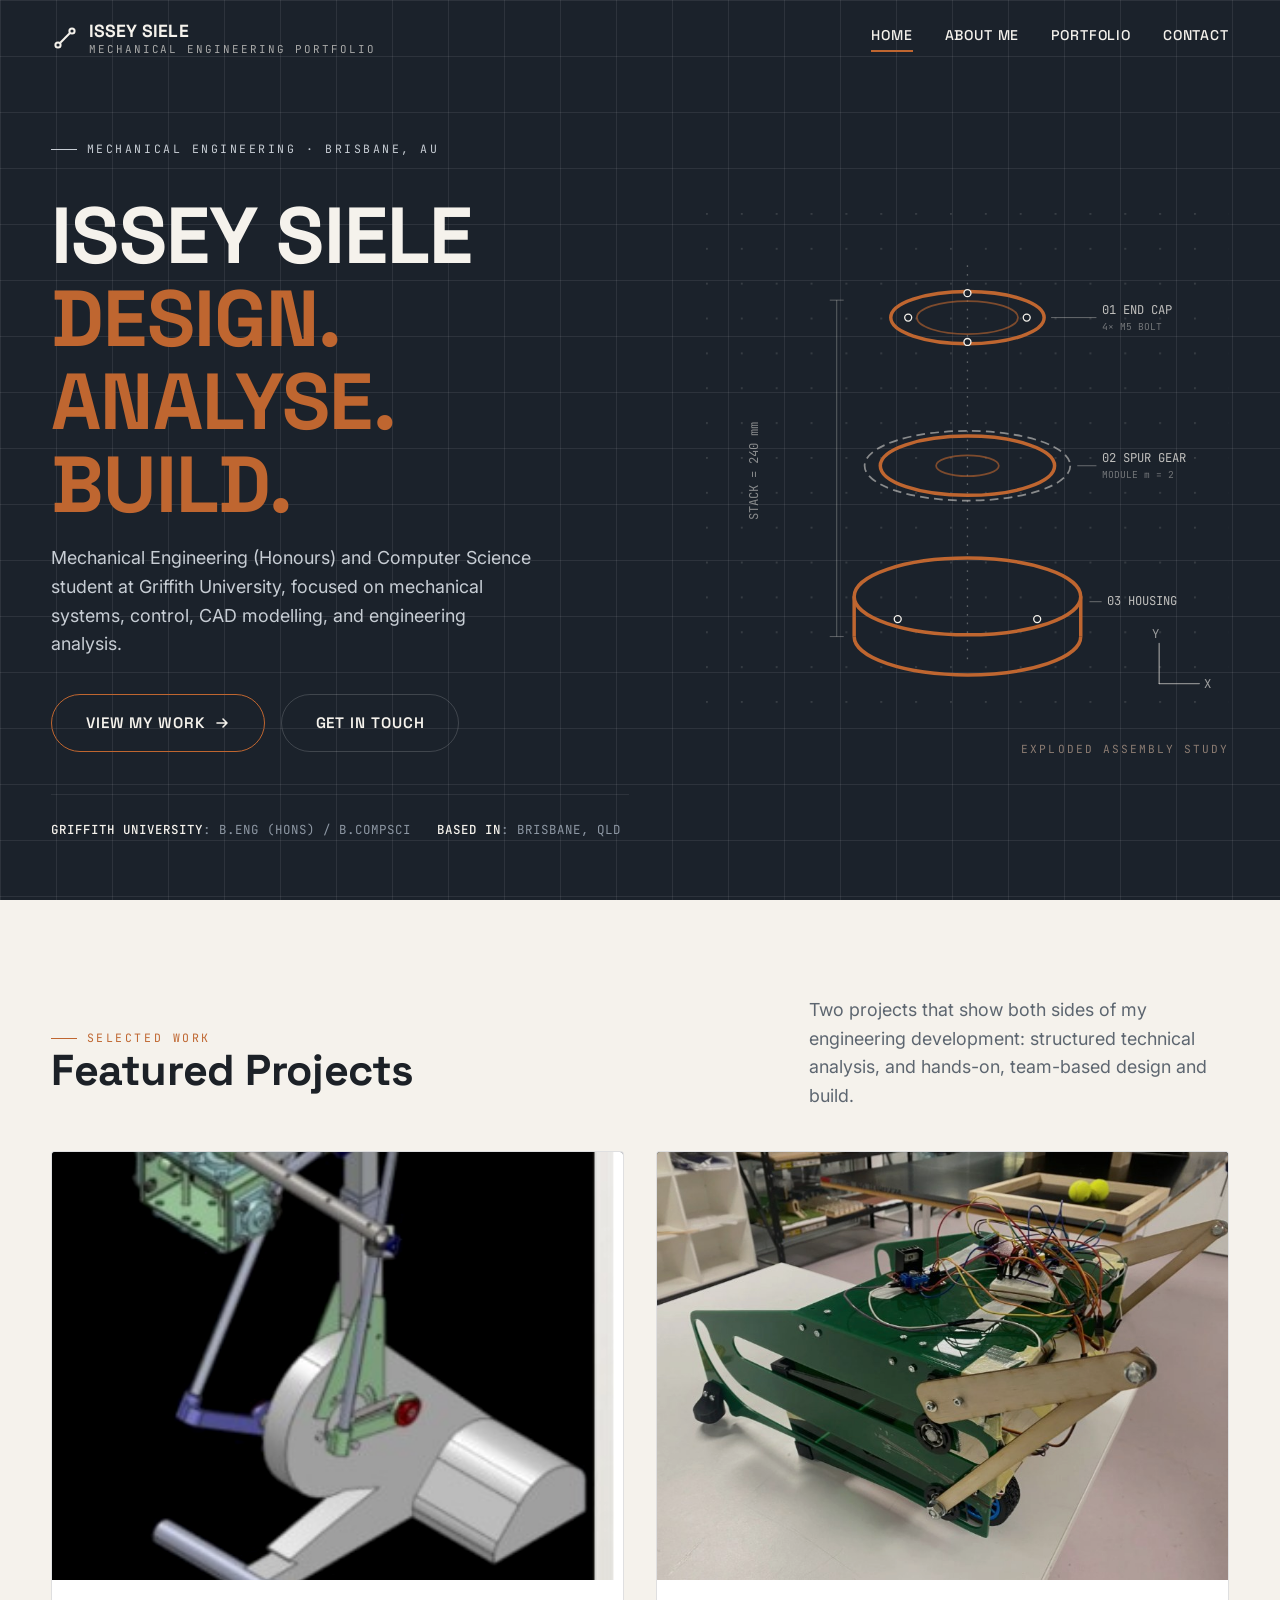
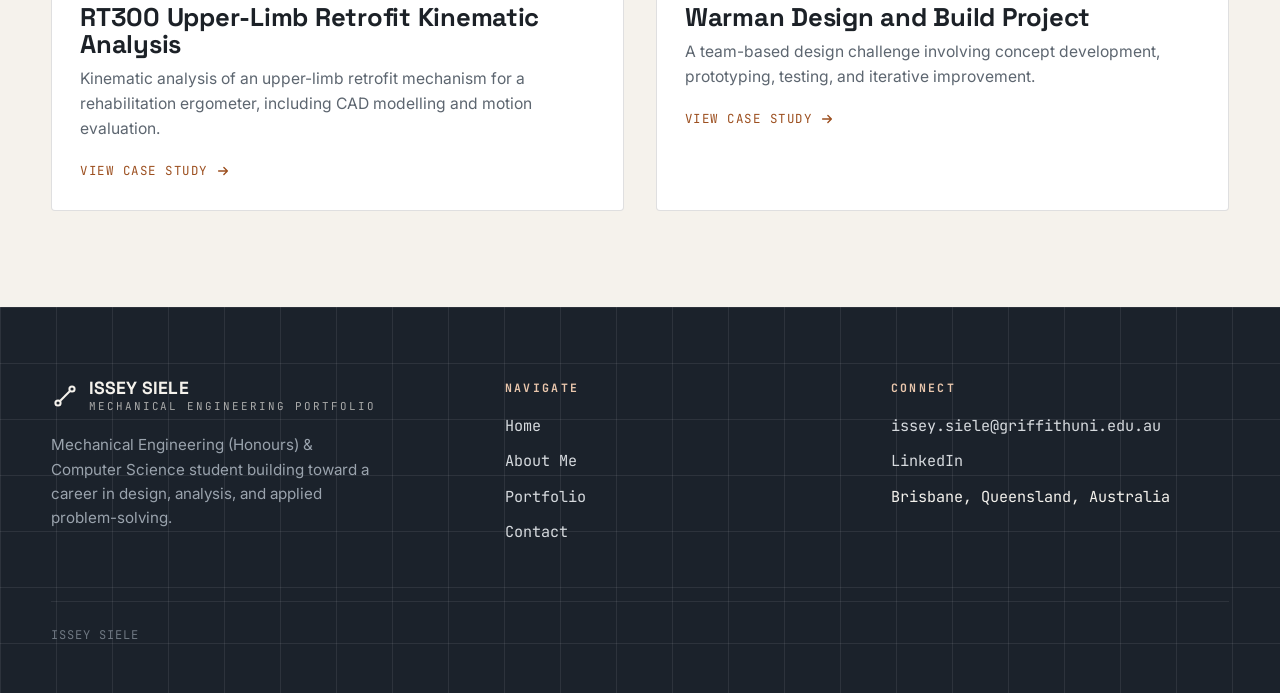
<file: index.html>
<!DOCTYPE html>
<html lang="en">
<head>
  <meta charset="UTF-8" />
  <meta name="viewport" content="width=device-width, initial-scale=1.0" />
  <title>Issey Siele | Mechanical Engineering Portfolio</title>
  <link rel="preconnect" href="https://fonts.googleapis.com">
  <link rel="preconnect" href="https://fonts.gstatic.com" crossorigin>
  <link href="https://fonts.googleapis.com/css2?family=Inter:wght@400;500;600;700&family=JetBrains+Mono:wght@400;500&family=Space+Grotesk:wght@500;600;700&display=swap" rel="stylesheet">
  <link rel="stylesheet" href="styles.css" />
  <script defer src="script.js"></script>
</head>
<body class="home-page">
  <header class="site-header site-header--light">
    <a class="brand" href="index.html">
      <svg class="brand__mark" viewBox="0 0 28 28" fill="none" xmlns="http://www.w3.org/2000/svg" aria-hidden="true">
        <circle cx="7" cy="21" r="2.6" stroke-width="2"/>
        <circle cx="21" cy="7" r="2.6" stroke-width="2"/>
        <line x1="9.3" y1="18.8" x2="18.7" y2="9.2" stroke-width="2"/>
      </svg>
      <span>
        <span class="brand__name">Issey Siele</span>
        <span class="brand__sub">Mechanical Engineering Portfolio</span>
      </span>
    </a>
    <button class="menu-toggle" aria-label="Open navigation" aria-expanded="false">☰</button>
    <nav class="site-nav" aria-label="Primary navigation">
      <a class="active" href="index.html">Home</a>
      <a href="about.html">About Me</a>
      <a href="portfolio.html">Portfolio</a>
      <a href="contact.html">Contact</a>
    </nav>
  </header>

  <main>
    <section class="hero blueprint">
      <div class="hero__inner">
        <div class="hero__content reveal">
          <p class="eyebrow eyebrow--light">Mechanical Engineering &middot; Brisbane, AU</p>
          <h1>Issey Siele<br><em>Design. Analyse. Build.</em></h1>
          <p>Mechanical Engineering (Honours) and Computer Science student at Griffith University, focused on mechanical systems, control, CAD modelling, and engineering analysis.</p>
          <div class="hero__actions">
            <a class="button" href="portfolio.html">
              View My Work
              <svg viewBox="0 0 16 16" fill="none" xmlns="http://www.w3.org/2000/svg" aria-hidden="true"><path d="M3 8h10M9 4l4 4-4 4" stroke="currentColor" stroke-width="1.6" stroke-linecap="round" stroke-linejoin="round"/></svg>
            </a>
            <a class="button button--ghost" href="contact.html">Get In Touch</a>
          </div>
          <div class="hero__meta">
            <span><strong>Griffith University</strong>: B.Eng (Hons) / B.CompSci</span>
            <!-- <span><strong>Focus</strong>: Kinematics &amp; CAD</span> -->
            <span><strong>Based in</strong>: Brisbane, QLD</span>
          </div>
        </div>
        <div class="hero__figure reveal">
          <svg class="kinematic-figure" viewBox="0 0 600 580" fill="none" xmlns="http://www.w3.org/2000/svg" role="img" aria-label="Exploded line diagram of a small mechanical assembly showing an end cap, spur gear, and housing arranged along a central axis, with numbered leader labels and a stack dimension">
            <defs>
              <pattern id="kf-grid" width="40" height="40" patternUnits="userSpaceOnUse">
                <circle cx="1" cy="1" r="1.2" fill="currentColor" opacity="0.14"/>
              </pattern>
            </defs>
            <rect x="0" y="0" width="600" height="580" fill="url(#kf-grid)" />

            <!-- explosion axis -->
            <line x1="300" y1="60" x2="300" y2="520" stroke="currentColor" stroke-opacity="0.3" stroke-width="1.5" stroke-dasharray="2 8"/>

            <!-- part 01: end cap -->
            <g stroke="var(--copper)" stroke-width="4" fill="none">
              <ellipse cx="300" cy="120" rx="88" ry="30"/>
              <ellipse cx="300" cy="120" rx="58" ry="19" stroke-width="2" opacity="0.6"/>
            </g>
            <g fill="#1b222b" stroke="currentColor" stroke-width="1.5">
              <circle cx="368" cy="120" r="4"/>
              <circle cx="232" cy="120" r="4"/>
              <circle cx="300" cy="92" r="4"/>
              <circle cx="300" cy="148" r="4"/>
            </g>
            <line x1="396" y1="120" x2="448" y2="120" stroke="currentColor" stroke-opacity="0.4" stroke-width="1"/>
            <text x="454" y="116" font-family="var(--mono)" font-size="14" fill="currentColor" opacity="0.75">01 END CAP</text>
            <text x="454" y="134" font-family="var(--mono)" font-size="11" fill="currentColor" opacity="0.4">4&#215; M5 BOLT</text>

            <!-- part 02: spur gear -->
            <ellipse cx="300" cy="290" rx="118" ry="40" fill="none" stroke="currentColor" stroke-width="2" stroke-dasharray="10 6" opacity="0.5"/>
            <g stroke="var(--copper)" stroke-width="4" fill="none">
              <ellipse cx="300" cy="290" rx="100" ry="34"/>
              <ellipse cx="300" cy="290" rx="36" ry="12" stroke-width="2" opacity="0.6"/>
            </g>
            <line x1="426" y1="290" x2="448" y2="290" stroke="currentColor" stroke-opacity="0.4" stroke-width="1"/>
            <text x="454" y="286" font-family="var(--mono)" font-size="14" fill="currentColor" opacity="0.75">02 SPUR GEAR</text>
            <text x="454" y="304" font-family="var(--mono)" font-size="11" fill="currentColor" opacity="0.4">MODULE m = 2</text>

            <!-- part 03: housing -->
            <g stroke="var(--copper)" stroke-width="4" fill="none">
              <ellipse cx="300" cy="440" rx="130" ry="44"/>
              <line x1="170" y1="440" x2="170" y2="486"/>
              <line x1="430" y1="440" x2="430" y2="486"/>
              <path d="M170,486 A130,44 0 0 0 430,486"/>
            </g>
            <g fill="#1b222b" stroke="currentColor" stroke-width="1.5">
              <circle cx="220" cy="466" r="4"/>
              <circle cx="380" cy="466" r="4"/>
            </g>
            <line x1="440" y1="446" x2="454" y2="446" stroke="currentColor" stroke-opacity="0.4" stroke-width="1"/>
            <text x="460" y="450" font-family="var(--mono)" font-size="14" fill="currentColor" opacity="0.75">03 HOUSING</text>

            <!-- stack dimension -->
            <g stroke="currentColor" stroke-opacity="0.35" stroke-width="1">
              <line x1="150" y1="100" x2="150" y2="486"/>
              <line x1="142" y1="100" x2="158" y2="100"/>
              <line x1="142" y1="486" x2="158" y2="486"/>
            </g>
            <text x="60" y="296" font-family="var(--mono)" font-size="14" fill="currentColor" opacity="0.5" text-anchor="middle" transform="rotate(-90 60 296)">STACK = 240 mm</text>

            <!-- axis triad -->
            <g stroke="currentColor" stroke-opacity="0.5" stroke-width="1.6" stroke-linecap="round">
              <line x1="520" y1="540" x2="566" y2="540"/>
              <line x1="520" y1="540" x2="520" y2="494"/>
            </g>
            <text x="572" y="545" font-family="var(--mono)" font-size="14" fill="currentColor" opacity="0.6">X</text>
            <text x="512" y="488" font-family="var(--mono)" font-size="14" fill="currentColor" opacity="0.6">Y</text>
          </svg>
          <p class="hero__figcap"> Exploded Assembly Study</p>
        </div>
      </div>
    </section>

    <section class="featured">
      <div class="featured__head reveal">
        <div>
          <p class="eyebrow">Selected Work</p>
          <h2>Featured Projects</h2>
        </div>
        <p>Two projects that show both sides of my engineering development: structured technical analysis, and hands-on, team-based design and build.</p>
      </div>
      <div class="featured-grid">
        <a class="feature-card reveal" href="project-rt300.html">
          <div class="feature-card__media">
            <span class="feature-card__tag">Internship · Kinematics</span>
            <img src="assets/rt300-cad.jpg" alt="CAD model of the RT300 upper-limb retrofit mechanism" />
          </div>
          <div class="feature-card__body">
            <h3>RT300 Upper-Limb Retrofit Kinematic Analysis</h3>
            <p>Kinematic analysis of an upper-limb retrofit mechanism for a rehabilitation ergometer, including CAD modelling and motion evaluation.</p>
            <span class="feature-card__link">View Case Study
              <svg viewBox="0 0 16 16" fill="none" xmlns="http://www.w3.org/2000/svg" aria-hidden="true"><path d="M3 8h10M9 4l4 4-4 4" stroke="currentColor" stroke-width="1.6" stroke-linecap="round" stroke-linejoin="round"/></svg>
            </span>
          </div>
        </a>
        <a class="feature-card reveal" href="project-warman.html">
          <div class="feature-card__media">
            <span class="feature-card__tag">Team Project · Build</span>
            <img src="assets/warman-main.jpg" alt="Warman design and build prototype with electronics mounted on top" />
          </div>
          <div class="feature-card__body">
            <h3>Warman Design and Build Project</h3>
            <p>A team-based design challenge involving concept development, prototyping, testing, and iterative improvement.</p>
            <span class="feature-card__link">View Case Study
              <svg viewBox="0 0 16 16" fill="none" xmlns="http://www.w3.org/2000/svg" aria-hidden="true"><path d="M3 8h10M9 4l4 4-4 4" stroke="currentColor" stroke-width="1.6" stroke-linecap="round" stroke-linejoin="round"/></svg>
            </span>
          </div>
        </a>
      </div>
    </section>
  </main>

  <footer class="site-footer blueprint">
    <div class="site-footer__inner">
      <div>
        <a class="brand" href="index.html">
          <svg class="brand__mark" viewBox="0 0 28 28" fill="none" xmlns="http://www.w3.org/2000/svg" aria-hidden="true">
            <circle cx="7" cy="21" r="2.6" stroke-width="2"/>
            <circle cx="21" cy="7" r="2.6" stroke-width="2"/>
            <line x1="9.3" y1="18.8" x2="18.7" y2="9.2" stroke-width="2"/>
          </svg>
          <span>
            <span class="brand__name">Issey Siele</span>
            <span class="brand__sub">Mechanical Engineering Portfolio</span>
          </span>
        </a>
        <p class="site-footer__tagline">Mechanical Engineering (Honours) &amp; Computer Science student building toward a career in design, analysis, and applied problem-solving.</p>
      </div>
      <div class="site-footer__col">
        <h4>Navigate</h4>
        <ul>
          <li><a href="index.html">Home</a></li>
          <li><a href="about.html">About Me</a></li>
          <li><a href="portfolio.html">Portfolio</a></li>
          <li><a href="contact.html">Contact</a></li>
        </ul>
      </div>
      <div class="site-footer__col">
        <h4>Connect</h4>
        <ul>
          <li><a href="mailto:issey.siele@griffithuni.edu.au">issey.siele@griffithuni.edu.au</a></li>
          <li><a href="https://www.linkedin.com/in/isseysiele/" target="_blank" rel="noopener">LinkedIn</a></li>
          <li>Brisbane, Queensland, Australia</li>
        </ul>
      </div>
    </div>
    <div class="site-footer__bottom">
      <span>Issey Siele</span>
      
    </div>
  </footer>
</body>
</html>
</file>
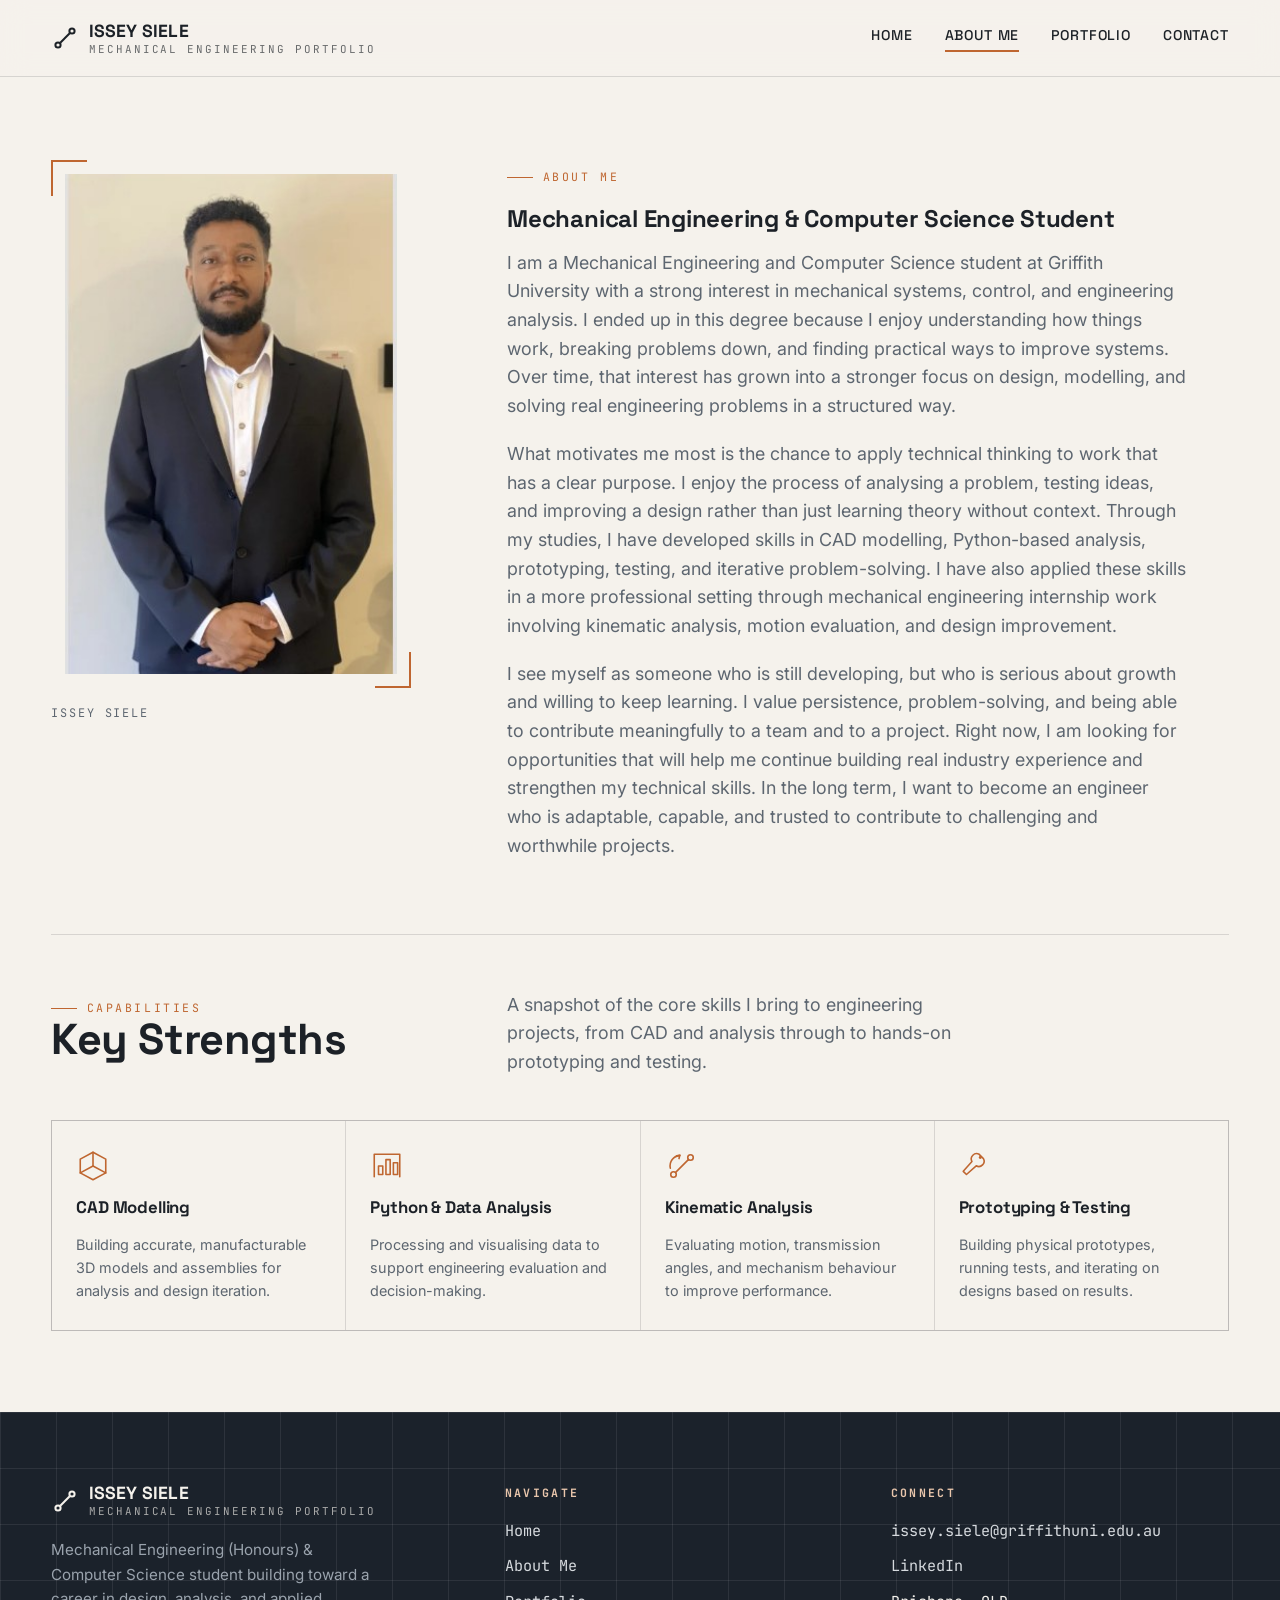
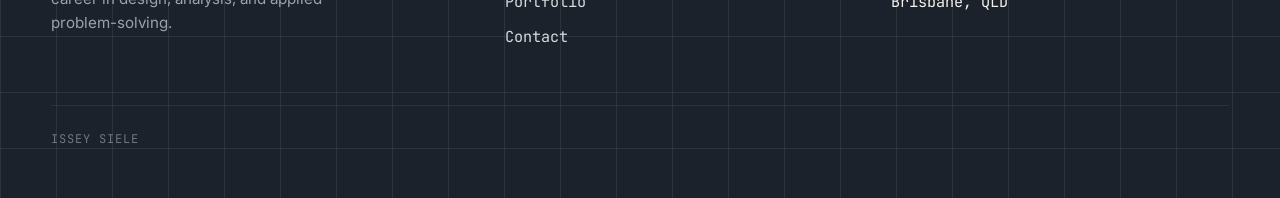
<file: about.html>
<!DOCTYPE html>
<html lang="en">
<head>
  <meta charset="UTF-8" />
  <meta name="viewport" content="width=device-width, initial-scale=1.0" />
  <title>About Me | Issey Siele</title>
  <link rel="preconnect" href="https://fonts.googleapis.com">
  <link rel="preconnect" href="https://fonts.gstatic.com" crossorigin>
  <link href="https://fonts.googleapis.com/css2?family=Inter:wght@400;500;600;700&family=JetBrains+Mono:wght@400;500&family=Space+Grotesk:wght@500;600;700&display=swap" rel="stylesheet">
  <link rel="stylesheet" href="styles.css" />
  <script defer src="script.js"></script>
</head>
<body>
  <header class="site-header">
    <a class="brand" href="index.html">
      <svg class="brand__mark" viewBox="0 0 28 28" fill="none" xmlns="http://www.w3.org/2000/svg" aria-hidden="true">
        <circle cx="7" cy="21" r="2.6" stroke-width="2"/>
        <circle cx="21" cy="7" r="2.6" stroke-width="2"/>
        <line x1="9.3" y1="18.8" x2="18.7" y2="9.2" stroke-width="2"/>
      </svg>
      <span>
        <span class="brand__name">Issey Siele</span>
        <span class="brand__sub">Mechanical Engineering Portfolio</span>
      </span>
    </a>
    <button class="menu-toggle" aria-label="Open navigation" aria-expanded="false">☰</button>
    <nav class="site-nav" aria-label="Primary navigation">
      <a href="index.html">Home</a>
      <a class="active" href="about.html">About Me</a>
      <a href="portfolio.html">Portfolio</a>
      <a href="contact.html">Contact</a>
    </nav>
  </header>

  <main class="page-main">
    <section class="about-section reveal">
      <div class="about-section__image">
        <div class="about-frame">
          <img src="assets/about-portrait.jpg" alt="Portrait of Issey Siele in formal attire" />
        </div>
        <div class="about-frame__label">
          <span>Issey Siele</span>
          <!--<span>Fig. 01 / Portrait</span>-->
        </div>
      </div>
      <div class="about-section__text">
        <p class="eyebrow">About Me</p>
        <h1>Mechanical Engineering &amp; Computer Science Student</h1>
        <p>I am a Mechanical Engineering and Computer Science student at Griffith University with a strong interest in mechanical systems, control, and engineering analysis. I ended up in this degree because I enjoy understanding how things work, breaking problems down, and finding practical ways to improve systems. Over time, that interest has grown into a stronger focus on design, modelling, and solving real engineering problems in a structured way.</p>
        <p>What motivates me most is the chance to apply technical thinking to work that has a clear purpose. I enjoy the process of analysing a problem, testing ideas, and improving a design rather than just learning theory without context. Through my studies, I have developed skills in CAD modelling, Python-based analysis, prototyping, testing, and iterative problem-solving. I have also applied these skills in a more professional setting through mechanical engineering internship work involving kinematic analysis, motion evaluation, and design improvement.</p>
        <p>I see myself as someone who is still developing, but who is serious about growth and willing to keep learning. I value persistence, problem-solving, and being able to contribute meaningfully to a team and to a project. Right now, I am looking for opportunities that will help me continue building real industry experience and strengthen my technical skills. In the long term, I want to become an engineer who is adaptable, capable, and trusted to contribute to challenging and worthwhile projects.</p>
      </div>
    </section>

    <section class="skills reveal">
      <div class="skills__head">
        <div>
          <p class="eyebrow">Capabilities</p>
          <h2>Key Strengths</h2>
        </div>
        <p>A snapshot of the core skills I bring to engineering projects, from CAD and analysis through to hands-on prototyping and testing.</p>
      </div>
      <div class="skill-grid">
        <div class="skill-card">
          <svg viewBox="0 0 32 32" fill="none" stroke="currentColor" stroke-width="1.5" stroke-linejoin="round" stroke-linecap="round" xmlns="http://www.w3.org/2000/svg" aria-hidden="true">
            <path d="M16 3 L28 9.5 L28 22.5 L16 29 L4 22.5 L4 9.5 Z"/>
            <path d="M16 3 L16 16 L28 22.5"/>
            <path d="M16 16 L4 22.5"/>
          </svg>
          <h3>CAD Modelling</h3>
          <p>Building accurate, manufacturable 3D models and assemblies for analysis and design iteration.</p>
        </div>
        <div class="skill-card">
          <svg viewBox="0 0 32 32" fill="none" stroke="currentColor" stroke-width="1.5" stroke-linejoin="round" stroke-linecap="round" xmlns="http://www.w3.org/2000/svg" aria-hidden="true">
            <path d="M4 26 L4 5 L28 5 L28 26"/>
            <rect x="8" y="16" width="4" height="8"/>
            <rect x="15" y="10" width="4" height="14"/>
            <rect x="22" y="13" width="4" height="11"/>
          </svg>
          <h3>Python &amp; Data Analysis</h3>
          <p>Processing and visualising data to support engineering evaluation and decision-making.</p>
        </div>
        <div class="skill-card">
          <svg viewBox="0 0 32 32" fill="none" stroke="currentColor" stroke-width="1.5" stroke-linejoin="round" stroke-linecap="round" xmlns="http://www.w3.org/2000/svg" aria-hidden="true">
            <circle cx="8" cy="24" r="2.6"/>
            <circle cx="24" cy="8" r="2.6"/>
            <line x1="10" y1="22" x2="22" y2="10"/>
            <path d="M5 18 A10 10 0 0 1 14 6"/>
            <path d="M14 6 L11 6.5 M14 6 L13.2 9"/>
          </svg>
          <h3>Kinematic Analysis</h3>
          <p>Evaluating motion, transmission angles, and mechanism behaviour to improve performance.</p>
        </div>
        <div class="skill-card">
          <svg viewBox="0 0 32 32" fill="none" stroke="currentColor" stroke-width="1.5" stroke-linejoin="round" stroke-linecap="round" xmlns="http://www.w3.org/2000/svg" aria-hidden="true">
            <path d="M19 5 a5 5 0 0 0 -6.8 6.8 L4 21 l3 3 l9.2 -8.2 A5 5 0 0 0 23 9 Z"/>
            <circle cx="20" cy="8" r="1.4" fill="currentColor" stroke="none"/>
          </svg>
          <h3>Prototyping &amp; Testing</h3>
          <p>Building physical prototypes, running tests, and iterating on designs based on results.</p>
        </div>
      </div>
    </section>
  </main>

  <footer class="site-footer blueprint">
    <div class="site-footer__inner">
      <div>
        <a class="brand" href="index.html">
          <svg class="brand__mark" viewBox="0 0 28 28" fill="none" xmlns="http://www.w3.org/2000/svg" aria-hidden="true">
            <circle cx="7" cy="21" r="2.6" stroke-width="2"/>
            <circle cx="21" cy="7" r="2.6" stroke-width="2"/>
            <line x1="9.3" y1="18.8" x2="18.7" y2="9.2" stroke-width="2"/>
          </svg>
          <span>
            <span class="brand__name">Issey Siele</span>
            <span class="brand__sub">Mechanical Engineering Portfolio</span>
          </span>
        </a>
        <p class="site-footer__tagline">Mechanical Engineering (Honours) &amp; Computer Science student building toward a career in design, analysis, and applied problem-solving.</p>
      </div>
      <div class="site-footer__col">
        <h4>Navigate</h4>
        <ul>
          <li><a href="index.html">Home</a></li>
          <li><a href="about.html">About Me</a></li>
          <li><a href="portfolio.html">Portfolio</a></li>
          <li><a href="contact.html">Contact</a></li>
        </ul>
      </div>
      <div class="site-footer__col">
        <h4>Connect</h4>
        <ul>
          <li><a href="mailto:issey.siele@griffithuni.edu.au">issey.siele@griffithuni.edu.au</a></li>
          <li><a href="https://www.linkedin.com/in/isseysiele/" target="_blank" rel="noopener">LinkedIn</a></li>
          <li>Brisbane, QLD</li>
        </ul>
      </div>
    </div>
    <div class="site-footer__bottom">
      <span>Issey Siele</span>
       
    </div>
  </footer>
</body>
</html>
</file>
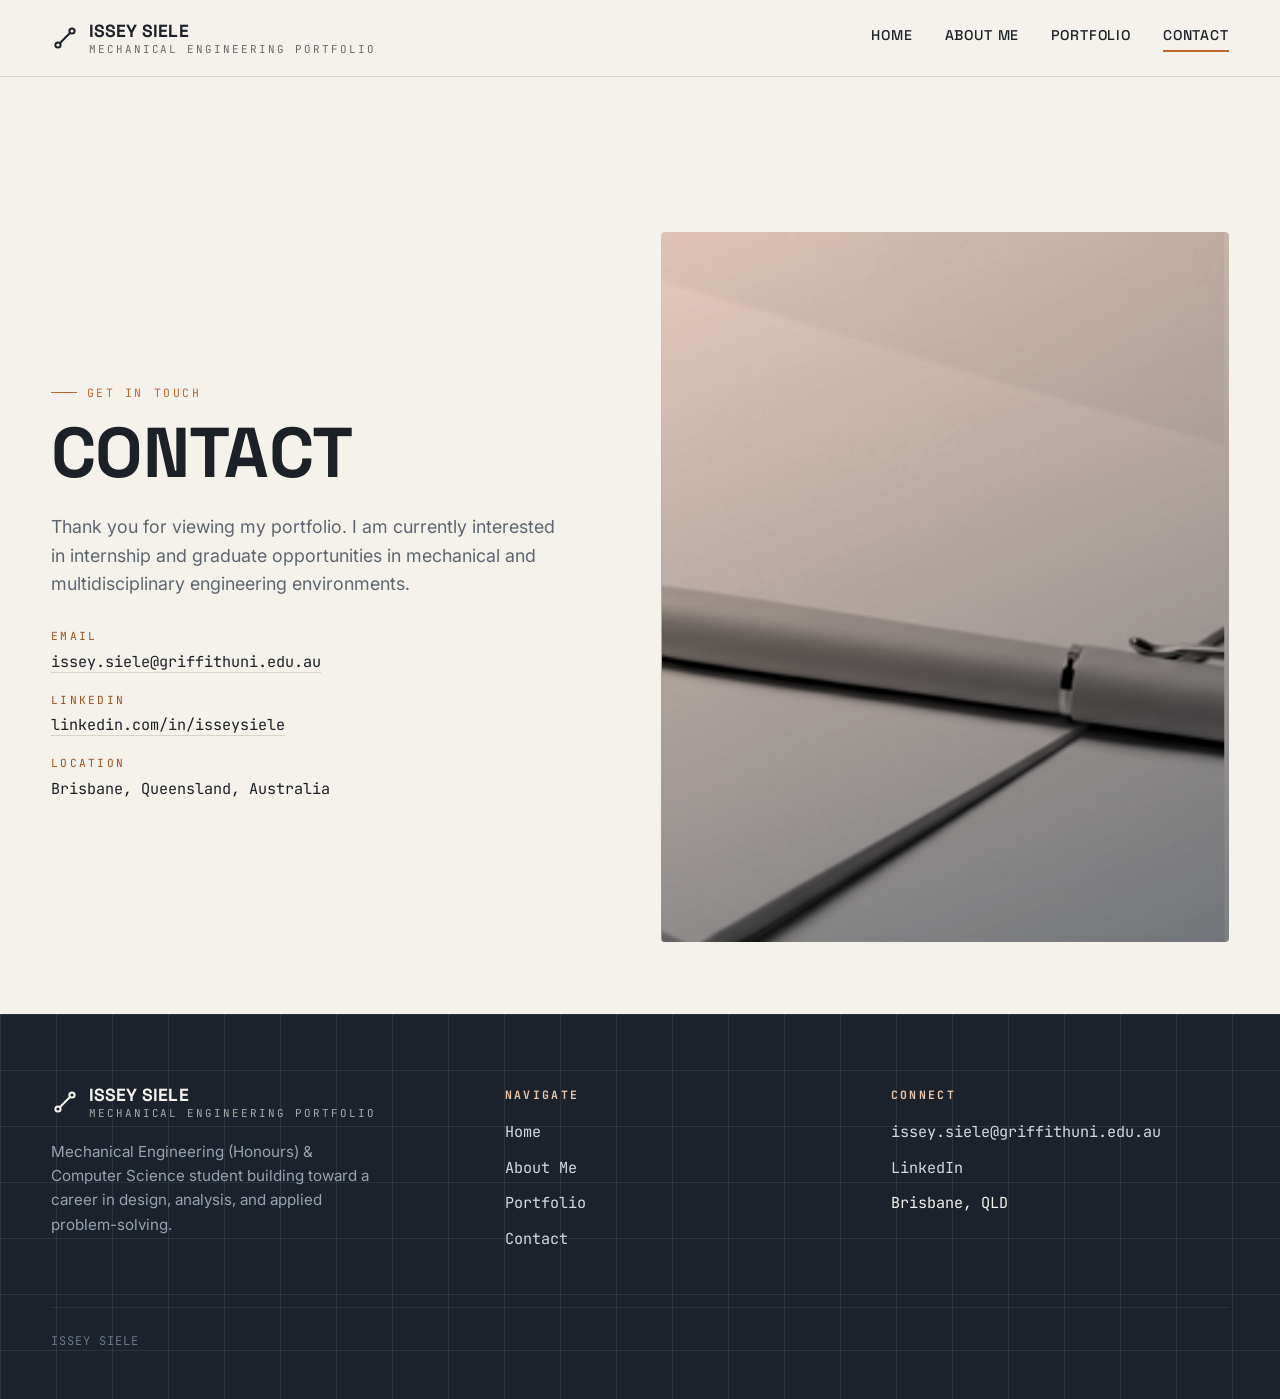
<file: contact.html>
<!DOCTYPE html>
<html lang="en">
<head>
  <meta charset="UTF-8" />
  <meta name="viewport" content="width=device-width, initial-scale=1.0" />
  <title>Contact | Issey Siele</title>
  <link rel="preconnect" href="https://fonts.googleapis.com">
  <link rel="preconnect" href="https://fonts.gstatic.com" crossorigin>
  <link href="https://fonts.googleapis.com/css2?family=Inter:wght@400;500;600;700&family=JetBrains+Mono:wght@400;500&family=Space+Grotesk:wght@500;600;700&display=swap" rel="stylesheet">
  <link rel="stylesheet" href="styles.css" />
  <script defer src="script.js"></script>
</head>
<body>
  <header class="site-header">
    <a class="brand" href="index.html">
      <svg class="brand__mark" viewBox="0 0 28 28" fill="none" xmlns="http://www.w3.org/2000/svg" aria-hidden="true">
        <circle cx="7" cy="21" r="2.6" stroke-width="2"/>
        <circle cx="21" cy="7" r="2.6" stroke-width="2"/>
        <line x1="9.3" y1="18.8" x2="18.7" y2="9.2" stroke-width="2"/>
      </svg>
      <span>
        <span class="brand__name">Issey Siele</span>
        <span class="brand__sub">Mechanical Engineering Portfolio</span>
      </span>
    </a>
    <button class="menu-toggle" aria-label="Open navigation" aria-expanded="false">☰</button>
    <nav class="site-nav" aria-label="Primary navigation">
      <a href="index.html">Home</a>
      <a href="about.html">About Me</a>
      <a href="portfolio.html">Portfolio</a>
      <a class="active" href="contact.html">Contact</a>
    </nav>
  </header>

  <main class="page-main">
    <section class="contact-section reveal">
      <div class="contact-copy">
        <p class="eyebrow">Get In Touch</p>
        <h1>Contact</h1>
        <p>Thank you for viewing my portfolio. I am currently interested in internship and graduate opportunities in mechanical and multidisciplinary engineering environments.</p>
        <dl class="contact-list">
          <div>
            <dt>Email</dt>
            <dd><a href="mailto:issey.siele@griffithuni.edu.au">issey.siele@griffithuni.edu.au</a></dd>
          </div>
          <div>
            <dt>LinkedIn</dt>
            <dd><a href="https://www.linkedin.com/in/isseysiele/" target="_blank" rel="noopener">linkedin.com/in/isseysiele</a></dd>
          </div>
          <div>
            <dt>Location</dt>
            <dd>Brisbane, Queensland, Australia</dd>
          </div>
        </dl>
      </div>
      <div class="contact-image">
        <img src="assets/contact-desk.jpg" alt="Notebook and pen on a desk" />
        <!--<span class="contact-image__tag">Fig. 02 / Workspace</span>-->
      </div>
    </section>
  </main>

  <footer class="site-footer blueprint">
    <div class="site-footer__inner">
      <div>
        <a class="brand" href="index.html">
          <svg class="brand__mark" viewBox="0 0 28 28" fill="none" xmlns="http://www.w3.org/2000/svg" aria-hidden="true">
            <circle cx="7" cy="21" r="2.6" stroke-width="2"/>
            <circle cx="21" cy="7" r="2.6" stroke-width="2"/>
            <line x1="9.3" y1="18.8" x2="18.7" y2="9.2" stroke-width="2"/>
          </svg>
          <span>
            <span class="brand__name">Issey Siele</span>
            <span class="brand__sub">Mechanical Engineering Portfolio</span>
          </span>
        </a>
        <p class="site-footer__tagline">Mechanical Engineering (Honours) &amp; Computer Science student building toward a career in design, analysis, and applied problem-solving.</p>
      </div>
      <div class="site-footer__col">
        <h4>Navigate</h4>
        <ul>
          <li><a href="index.html">Home</a></li>
          <li><a href="about.html">About Me</a></li>
          <li><a href="portfolio.html">Portfolio</a></li>
          <li><a href="contact.html">Contact</a></li>
        </ul>
      </div>
      <div class="site-footer__col">
        <h4>Connect</h4>
        <ul>
          <li><a href="mailto:issey.siele@griffithuni.edu.au">issey.siele@griffithuni.edu.au</a></li>
          <li><a href="https://www.linkedin.com/in/isseysiele/" target="_blank" rel="noopener">LinkedIn</a></li>
          <li>Brisbane, QLD</li>
        </ul>
      </div>
    </div>
    <div class="site-footer__bottom">
      <span>Issey Siele</span>
      
    </div>
  </footer>
</body>
</html>
</file>
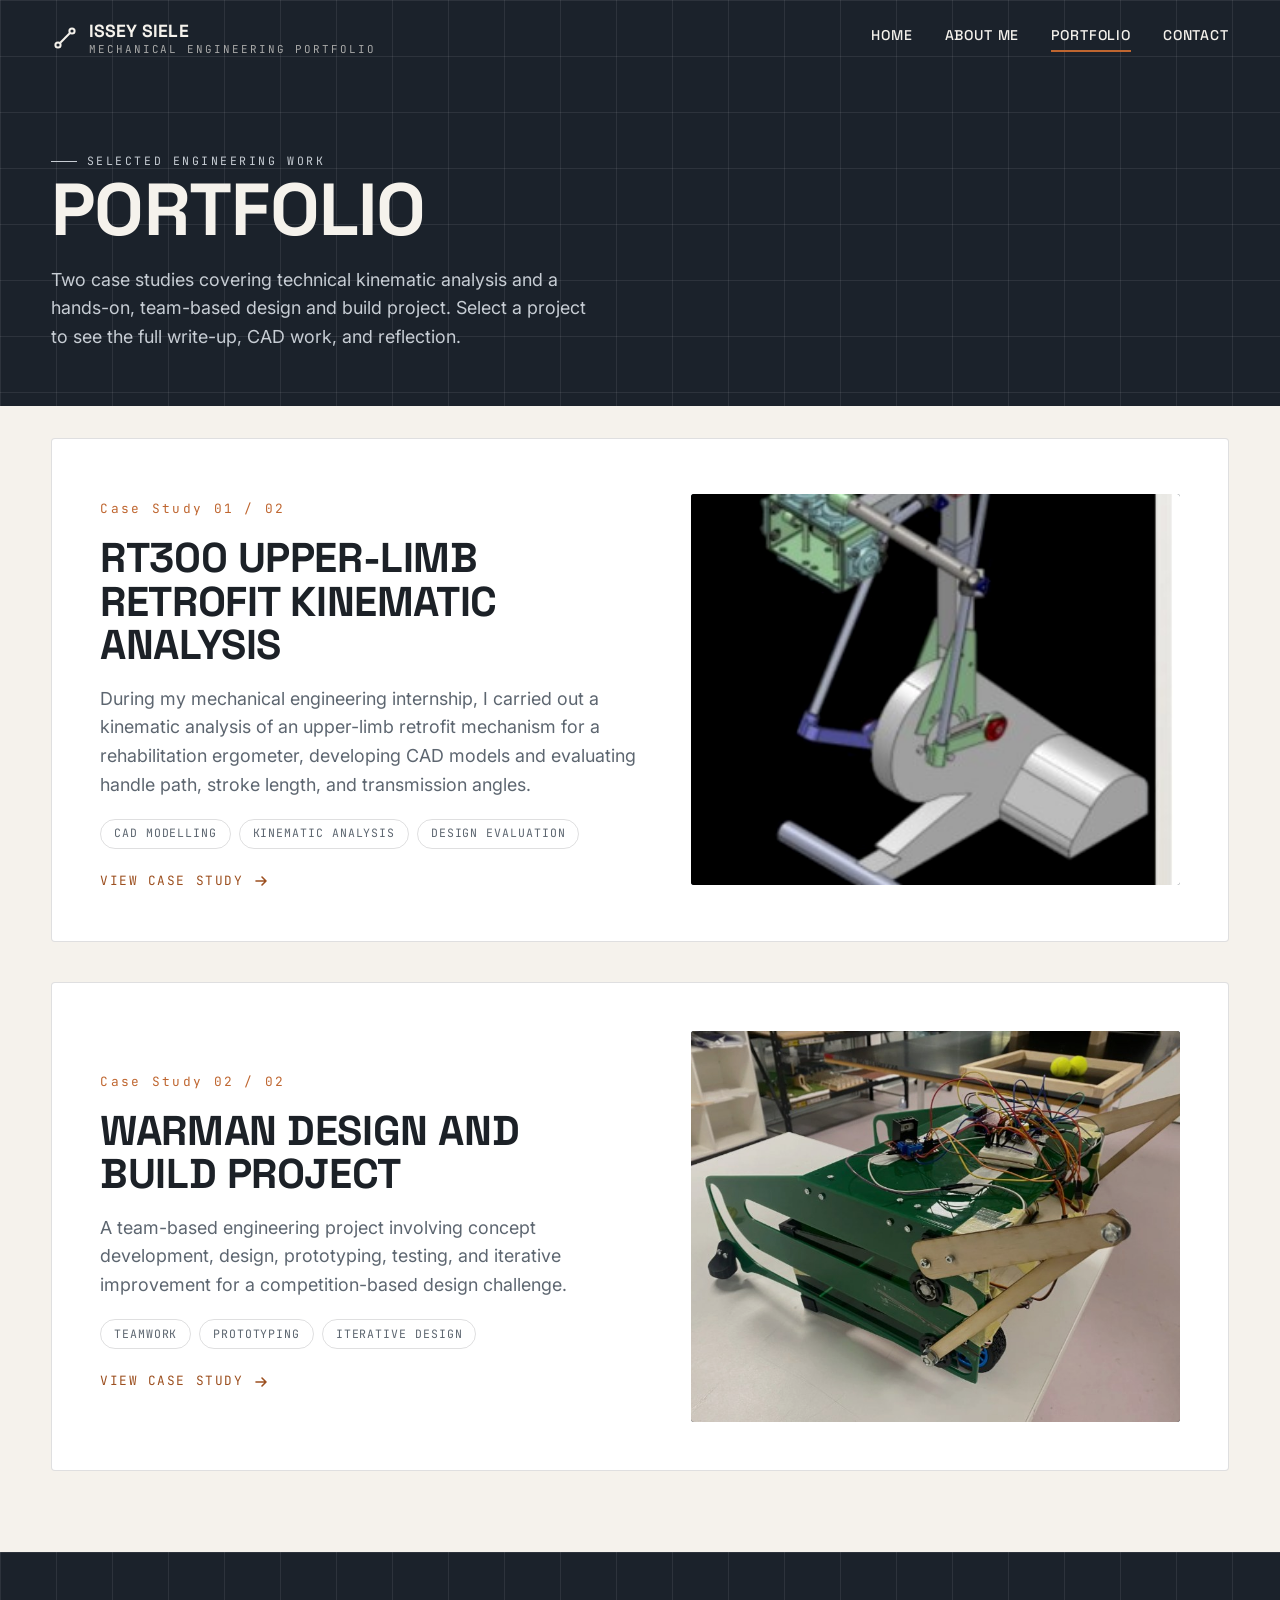
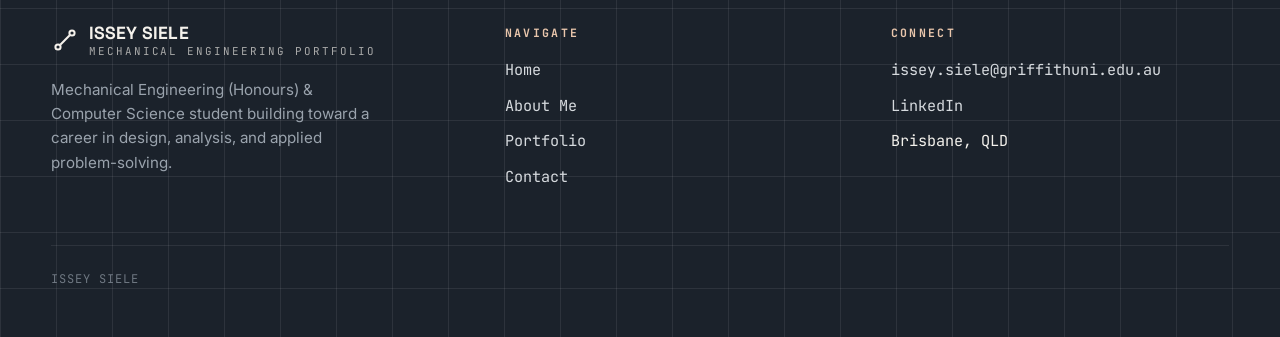
<file: portfolio.html>
<!DOCTYPE html>
<html lang="en">
<head>
  <meta charset="UTF-8" />
  <meta name="viewport" content="width=device-width, initial-scale=1.0" />
  <title>Portfolio | Issey Siele</title>
  <link rel="preconnect" href="https://fonts.googleapis.com">
  <link rel="preconnect" href="https://fonts.gstatic.com" crossorigin>
  <link href="https://fonts.googleapis.com/css2?family=Inter:wght@400;500;600;700&family=JetBrains+Mono:wght@400;500&family=Space+Grotesk:wght@500;600;700&display=swap" rel="stylesheet">
  <link rel="stylesheet" href="styles.css" />
  <script defer src="script.js"></script>
</head>
<body class="portfolio-page">
  <header class="site-header site-header--light">
    <a class="brand" href="index.html">
      <svg class="brand__mark" viewBox="0 0 28 28" fill="none" xmlns="http://www.w3.org/2000/svg" aria-hidden="true">
        <circle cx="7" cy="21" r="2.6" stroke-width="2"/>
        <circle cx="21" cy="7" r="2.6" stroke-width="2"/>
        <line x1="9.3" y1="18.8" x2="18.7" y2="9.2" stroke-width="2"/>
      </svg>
      <span>
        <span class="brand__name">Issey Siele</span>
        <span class="brand__sub">Mechanical Engineering Portfolio</span>
      </span>
    </a>
    <button class="menu-toggle" aria-label="Open navigation" aria-expanded="false">☰</button>
    <nav class="site-nav" aria-label="Primary navigation">
      <a href="index.html">Home</a>
      <a href="about.html">About Me</a>
      <a class="active" href="portfolio.html">Portfolio</a>
      <a href="contact.html">Contact</a>
    </nav>
  </header>

  <main>
    <section class="portfolio-intro blueprint">
      <div class="portfolio-intro__inner reveal">
        <p class="eyebrow eyebrow--light">Selected Engineering Work</p>
        <h1>Portfolio</h1>
        <p>Two case studies covering technical kinematic analysis and a hands-on, team-based design and build project. Select a project to see the full write-up, CAD work, and reflection.</p>
      </div>
    </section>

    <div class="case-list">
      <a class="case-card reveal" href="project-rt300.html">
        <div>
          <p class="case-card__index">Case Study 01 / 02</p>
          <h2 class="case-card__title">RT300 Upper-Limb Retrofit Kinematic Analysis</h2>
          <p>During my mechanical engineering internship, I carried out a kinematic analysis of an upper-limb retrofit mechanism for a rehabilitation ergometer, developing CAD models and evaluating handle path, stroke length, and transmission angles.</p>
          <div class="case-card__tags">
            <span>CAD Modelling</span>
            <span>Kinematic Analysis</span>
            <span>Design Evaluation</span>
          </div>
          <span class="case-card__cta">View Case Study
            <svg viewBox="0 0 16 16" fill="none" xmlns="http://www.w3.org/2000/svg" aria-hidden="true"><path d="M3 8h10M9 4l4 4-4 4" stroke="currentColor" stroke-width="1.6" stroke-linecap="round" stroke-linejoin="round"/></svg>
          </span>
        </div>
        <div class="case-card__media">
          <img src="assets/rt300-cad.jpg" alt="CAD model of the RT300 upper-limb retrofit mechanism" />
        </div>
      </a>

      <a class="case-card reveal" href="project-warman.html">
        <div>
          <p class="case-card__index">Case Study 02 / 02</p>
          <h2 class="case-card__title">Warman Design and Build Project</h2>
          <p>A team-based engineering project involving concept development, design, prototyping, testing, and iterative improvement for a competition-based design challenge.</p>
          <div class="case-card__tags">
            <span>Teamwork</span>
            <span>Prototyping</span>
            <span>Iterative Design</span>
          </div>
          <span class="case-card__cta">View Case Study
            <svg viewBox="0 0 16 16" fill="none" xmlns="http://www.w3.org/2000/svg" aria-hidden="true"><path d="M3 8h10M9 4l4 4-4 4" stroke="currentColor" stroke-width="1.6" stroke-linecap="round" stroke-linejoin="round"/></svg>
          </span>
        </div>
        <div class="case-card__media">
          <img src="assets/warman-main.jpg" alt="Warman design and build prototype with electronics mounted on top" />
        </div>
      </a>
    </div>
  </main>

  <footer class="site-footer blueprint">
    <div class="site-footer__inner">
      <div>
        <a class="brand" href="index.html">
          <svg class="brand__mark" viewBox="0 0 28 28" fill="none" xmlns="http://www.w3.org/2000/svg" aria-hidden="true">
            <circle cx="7" cy="21" r="2.6" stroke-width="2"/>
            <circle cx="21" cy="7" r="2.6" stroke-width="2"/>
            <line x1="9.3" y1="18.8" x2="18.7" y2="9.2" stroke-width="2"/>
          </svg>
          <span>
            <span class="brand__name">Issey Siele</span>
            <span class="brand__sub">Mechanical Engineering Portfolio</span>
          </span>
        </a>
        <p class="site-footer__tagline">Mechanical Engineering (Honours) &amp; Computer Science student building toward a career in design, analysis, and applied problem-solving.</p>
      </div>
      <div class="site-footer__col">
        <h4>Navigate</h4>
        <ul>
          <li><a href="index.html">Home</a></li>
          <li><a href="about.html">About Me</a></li>
          <li><a href="portfolio.html">Portfolio</a></li>
          <li><a href="contact.html">Contact</a></li>
        </ul>
      </div>
      <div class="site-footer__col">
        <h4>Connect</h4>
        <ul>
          <li><a href="mailto:issey.siele@griffithuni.edu.au">issey.siele@griffithuni.edu.au</a></li>
          <li><a href="https://www.linkedin.com/in/isseysiele/" target="_blank" rel="noopener">LinkedIn</a></li>
          <li>Brisbane, QLD</li>
        </ul>
      </div>
    </div>
    <div class="site-footer__bottom">
      <span>Issey Siele</span>
       
    </div>
  </footer>
</body>
</html>
</file>
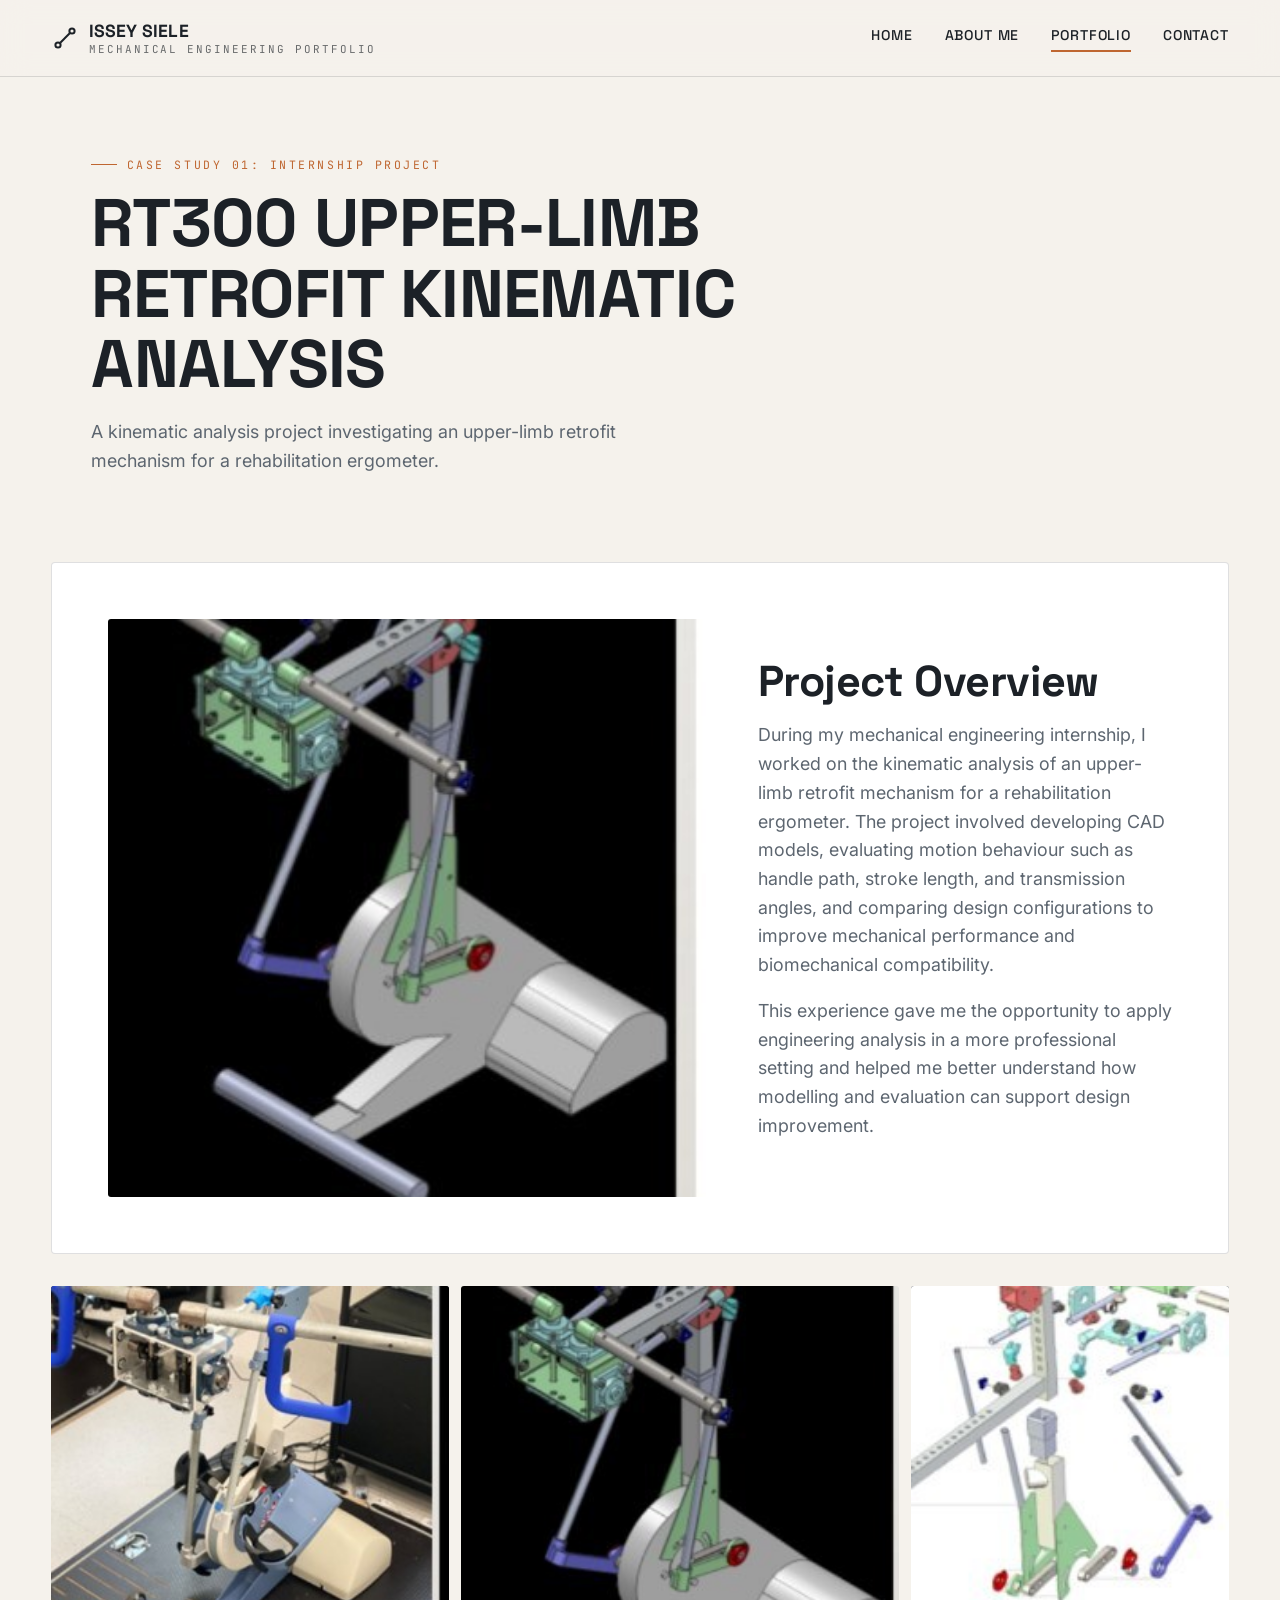
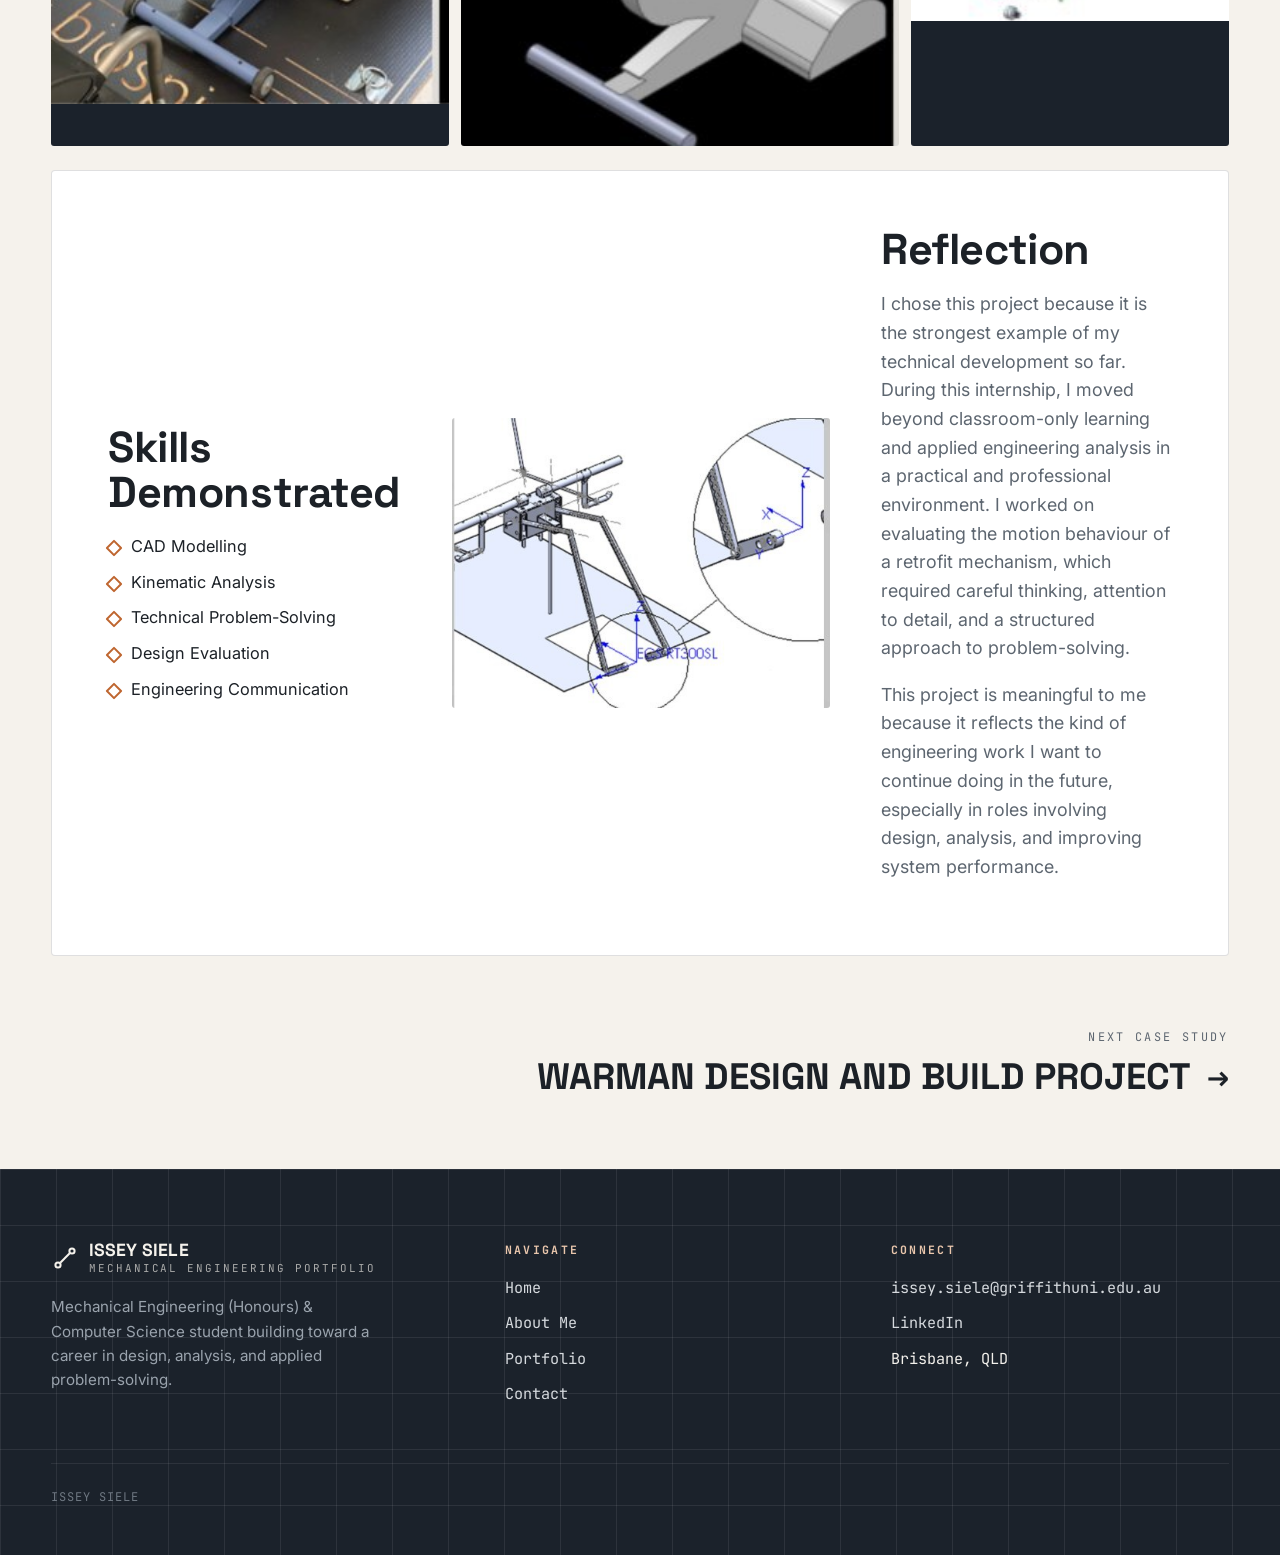
<file: project-rt300.html>
<!DOCTYPE html>
<html lang="en">
<head>
  <meta charset="UTF-8" />
  <meta name="viewport" content="width=device-width, initial-scale=1.0" />
  <title>RT300 Upper-Limb Retrofit Kinematic Analysis | Issey Siele</title>
  <link rel="preconnect" href="https://fonts.googleapis.com">
  <link rel="preconnect" href="https://fonts.gstatic.com" crossorigin>
  <link href="https://fonts.googleapis.com/css2?family=Inter:wght@400;500;600;700&family=JetBrains+Mono:wght@400;500&family=Space+Grotesk:wght@500;600;700&display=swap" rel="stylesheet">
  <link rel="stylesheet" href="styles.css" />
  <script defer src="script.js"></script>
</head>
<body>
  <header class="site-header">
    <a class="brand" href="index.html">
      <svg class="brand__mark" viewBox="0 0 28 28" fill="none" xmlns="http://www.w3.org/2000/svg" aria-hidden="true">
        <circle cx="7" cy="21" r="2.6" stroke-width="2"/>
        <circle cx="21" cy="7" r="2.6" stroke-width="2"/>
        <line x1="9.3" y1="18.8" x2="18.7" y2="9.2" stroke-width="2"/>
      </svg>
      <span>
        <span class="brand__name">Issey Siele</span>
        <span class="brand__sub">Mechanical Engineering Portfolio</span>
      </span>
    </a>
    <button class="menu-toggle" aria-label="Open navigation" aria-expanded="false">☰</button>
    <nav class="site-nav" aria-label="Primary navigation">
      <a href="index.html">Home</a>
      <a href="about.html">About Me</a>
      <a class="active" href="portfolio.html">Portfolio</a>
      <a href="contact.html">Contact</a>
    </nav>
  </header>

  <main>
    <section class="project-intro reveal">
      <p class="eyebrow">Case Study 01: Internship Project</p>
      <h1>RT300 Upper-Limb Retrofit Kinematic Analysis</h1>
      <p>A kinematic analysis project investigating an upper-limb retrofit mechanism for a rehabilitation ergometer.</p>
    </section>

    <section class="project-feature panel reveal">
      <div class="media-card">
        <img src="assets/rt300-cad.jpg" alt="CAD model of the RT300 upper-limb retrofit mechanism" />
      </div>
      <div class="project-copy">
        <h2>Project Overview</h2>
        <p>During my mechanical engineering internship, I worked on the kinematic analysis of an upper-limb retrofit mechanism for a rehabilitation ergometer. The project involved developing CAD models, evaluating motion behaviour such as handle path, stroke length, and transmission angles, and comparing design configurations to improve mechanical performance and biomechanical compatibility.</p>
        <p>This experience gave me the opportunity to apply engineering analysis in a more professional setting and helped me better understand how modelling and evaluation can support design improvement.</p>
      </div>
    </section>

    <section class="image-strip reveal">
      <figure>
        <img src="assets/rt300-prototype.jpg" alt="Physical upper-limb retrofit prototype setup" />
      </figure>
      <figure>
        <img src="assets/rt300-cad.jpg" alt="CAD model of retrofit mechanism attached to cycling ergometer" />
      </figure>
      <figure>
        <img src="assets/rt300-exploded.jpg" alt="Exploded CAD assembly of the upper-limb retrofit components" />
      </figure>
    </section>

    <section class="project-details panel reveal">
      <div>
        <h2>Skills Demonstrated</h2>
        <ul>
          <li>CAD Modelling</li>
          <li>Kinematic Analysis</li>
          <li>Technical Problem-Solving</li>
          <li>Design Evaluation</li>
          <li>Engineering Communication</li>
        </ul>
      </div>
      <img src="assets/rt300-analysis.jpg" alt="Kinematic analysis diagram of the retrofit mechanism" />
      <div>
        <h2>Reflection</h2>
        <p>I chose this project because it is the strongest example of my technical development so far. During this internship, I moved beyond classroom-only learning and applied engineering analysis in a practical and professional environment. I worked on evaluating the motion behaviour of a retrofit mechanism, which required careful thinking, attention to detail, and a structured approach to problem-solving.</p>
        <p>This project is meaningful to me because it reflects the kind of engineering work I want to continue doing in the future, especially in roles involving design, analysis, and improving system performance.</p>
      </div>
    </section>

    <nav class="project-next" aria-label="Project navigation">
      <span class="project-next__label">Next Case Study</span>
      <a href="project-warman.html">Warman Design and Build Project <span>→</span></a>
    </nav>
  </main>

  <footer class="site-footer blueprint">
    <div class="site-footer__inner">
      <div>
        <a class="brand" href="index.html">
          <svg class="brand__mark" viewBox="0 0 28 28" fill="none" xmlns="http://www.w3.org/2000/svg" aria-hidden="true">
            <circle cx="7" cy="21" r="2.6" stroke-width="2"/>
            <circle cx="21" cy="7" r="2.6" stroke-width="2"/>
            <line x1="9.3" y1="18.8" x2="18.7" y2="9.2" stroke-width="2"/>
          </svg>
          <span>
            <span class="brand__name">Issey Siele</span>
            <span class="brand__sub">Mechanical Engineering Portfolio</span>
          </span>
        </a>
        <p class="site-footer__tagline">Mechanical Engineering (Honours) &amp; Computer Science student building toward a career in design, analysis, and applied problem-solving.</p>
      </div>
      <div class="site-footer__col">
        <h4>Navigate</h4>
        <ul>
          <li><a href="index.html">Home</a></li>
          <li><a href="about.html">About Me</a></li>
          <li><a href="portfolio.html">Portfolio</a></li>
          <li><a href="contact.html">Contact</a></li>
        </ul>
      </div>
      <div class="site-footer__col">
        <h4>Connect</h4>
        <ul>
          <li><a href="mailto:issey.siele@griffithuni.edu.au">issey.siele@griffithuni.edu.au</a></li>
          <li><a href="https://www.linkedin.com/in/isseysiele/" target="_blank" rel="noopener">LinkedIn</a></li>
          <li>Brisbane, QLD</li>
        </ul>
      </div>
    </div>
    <div class="site-footer__bottom">
      <span>Issey Siele</span>
      
    </div>
  </footer>
</body>
</html>
</file>
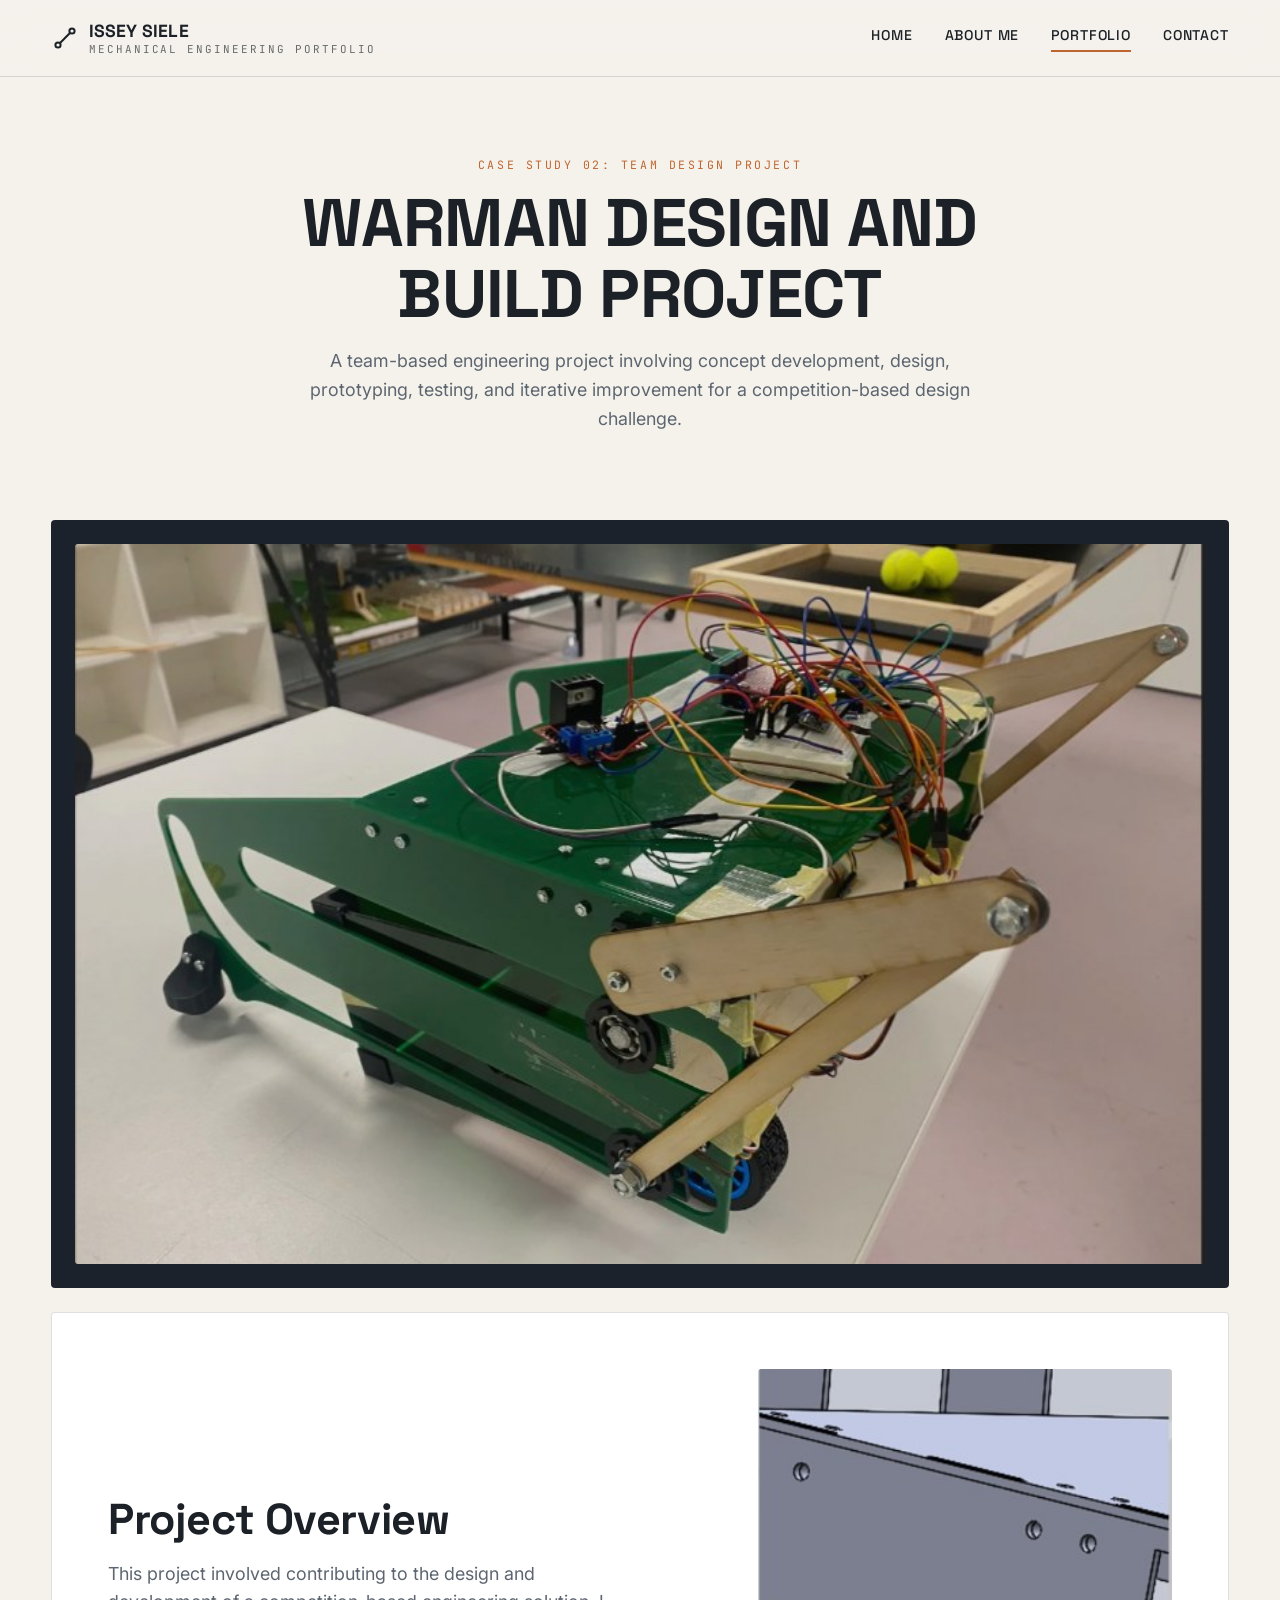
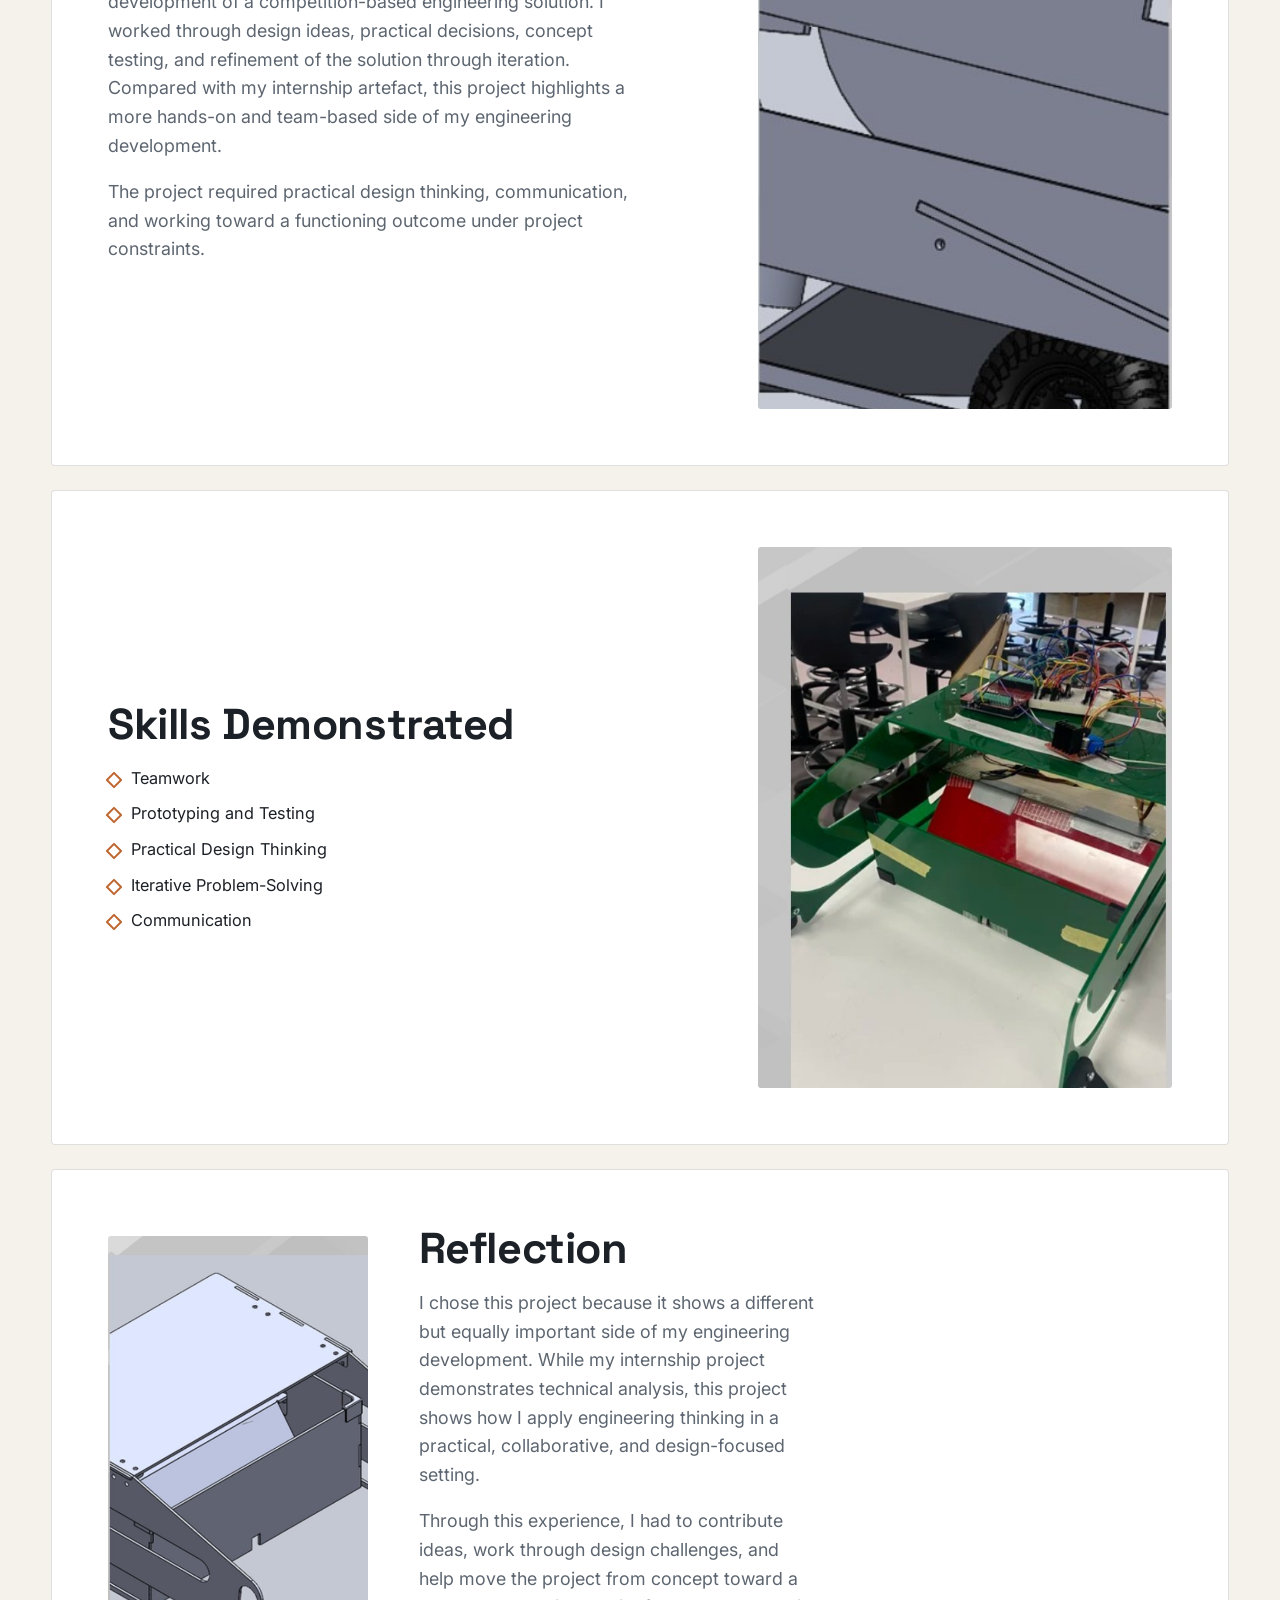
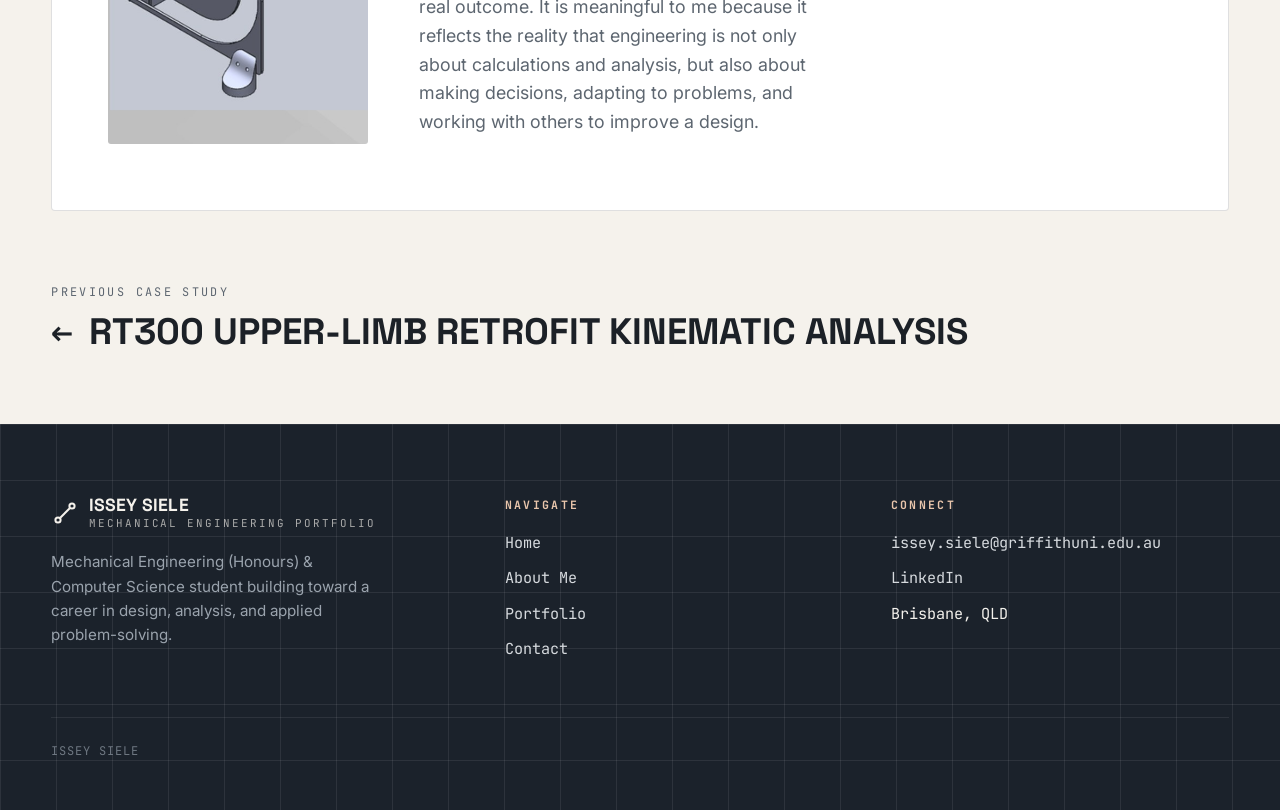
<file: project-warman.html>
<!DOCTYPE html>
<html lang="en">
<head>
  <meta charset="UTF-8" />
  <meta name="viewport" content="width=device-width, initial-scale=1.0" />
  <title>Warman Design and Build Project | Issey Siele</title>
  <link rel="preconnect" href="https://fonts.googleapis.com">
  <link rel="preconnect" href="https://fonts.gstatic.com" crossorigin>
  <link href="https://fonts.googleapis.com/css2?family=Inter:wght@400;500;600;700&family=JetBrains+Mono:wght@400;500&family=Space+Grotesk:wght@500;600;700&display=swap" rel="stylesheet">
  <link rel="stylesheet" href="styles.css" />
  <script defer src="script.js"></script>
</head>
<body>
  <header class="site-header">
    <a class="brand" href="index.html">
      <svg class="brand__mark" viewBox="0 0 28 28" fill="none" xmlns="http://www.w3.org/2000/svg" aria-hidden="true">
        <circle cx="7" cy="21" r="2.6" stroke-width="2"/>
        <circle cx="21" cy="7" r="2.6" stroke-width="2"/>
        <line x1="9.3" y1="18.8" x2="18.7" y2="9.2" stroke-width="2"/>
      </svg>
      <span>
        <span class="brand__name">Issey Siele</span>
        <span class="brand__sub">Mechanical Engineering Portfolio</span>
      </span>
    </a>
    <button class="menu-toggle" aria-label="Open navigation" aria-expanded="false">☰</button>
    <nav class="site-nav" aria-label="Primary navigation">
      <a href="index.html">Home</a>
      <a href="about.html">About Me</a>
      <a class="active" href="portfolio.html">Portfolio</a>
      <a href="contact.html">Contact</a>
    </nav>
  </header>

  <main>
    <section class="project-intro project-intro--center reveal">
      <p class="eyebrow">Case Study 02: Team Design Project</p>
      <h1>Warman Design and Build Project</h1>
      <p>A team-based engineering project involving concept development, design, prototyping, testing, and iterative improvement for a competition-based design challenge.</p>
    </section>

    <section class="wide-image reveal">
      <img src="assets/warman-main.jpg" alt="Warman design and build prototype with electronics mounted on top" />
    </section>

    <section class="project-feature panel reveal">
      <div class="project-copy">
        <h2>Project Overview</h2>
        <p>This project involved contributing to the design and development of a competition-based engineering solution. I worked through design ideas, practical decisions, concept testing, and refinement of the solution through iteration. Compared with my internship artefact, this project highlights a more hands-on and team-based side of my engineering development.</p>
        <p>The project required practical design thinking, communication, and working toward a functioning outcome under project constraints.</p>
      </div>
      <img class="project-side-image" src="assets/warman-cad-detail.jpg" alt="CAD detail of the Warman prototype side frame" />
    </section>

    <section class="project-feature panel reveal">
      <div>
        <h2>Skills Demonstrated</h2>
        <ul>
          <li>Teamwork</li>
          <li>Prototyping and Testing</li>
          <li>Practical Design Thinking</li>
          <li>Iterative Problem-Solving</li>
          <li>Communication</li>
        </ul>
      </div>
      <img class="project-side-image" src="assets/warman-electronics.jpg" alt="Electronics and wiring on the Warman project prototype" />
    </section>

    <section class="project-details panel reveal">
      <img src="assets/warman-cad-full.jpg" alt="CAD model of the Warman project chassis" />
      <div class="reflection-copy">
        <h2>Reflection</h2>
        <p>I chose this project because it shows a different but equally important side of my engineering development. While my internship project demonstrates technical analysis, this project shows how I apply engineering thinking in a practical, collaborative, and design-focused setting.</p>
        <p>Through this experience, I had to contribute ideas, work through design challenges, and help move the project from concept toward a real outcome. It is meaningful to me because it reflects the reality that engineering is not only about calculations and analysis, but also about making decisions, adapting to problems, and working with others to improve a design.</p>
      </div>
    </section>

    <nav class="project-next project-next--left" aria-label="Project navigation">
      <span class="project-next__label">Previous Case Study</span>
      <a href="project-rt300.html"><span>←</span> RT300 Upper-Limb Retrofit Kinematic Analysis</a>
    </nav>
  </main>

  <footer class="site-footer blueprint">
    <div class="site-footer__inner">
      <div>
        <a class="brand" href="index.html">
          <svg class="brand__mark" viewBox="0 0 28 28" fill="none" xmlns="http://www.w3.org/2000/svg" aria-hidden="true">
            <circle cx="7" cy="21" r="2.6" stroke-width="2"/>
            <circle cx="21" cy="7" r="2.6" stroke-width="2"/>
            <line x1="9.3" y1="18.8" x2="18.7" y2="9.2" stroke-width="2"/>
          </svg>
          <span>
            <span class="brand__name">Issey Siele</span>
            <span class="brand__sub">Mechanical Engineering Portfolio</span>
          </span>
        </a>
        <p class="site-footer__tagline">Mechanical Engineering (Honours) &amp; Computer Science student building toward a career in design, analysis, and applied problem-solving.</p>
      </div>
      <div class="site-footer__col">
        <h4>Navigate</h4>
        <ul>
          <li><a href="index.html">Home</a></li>
          <li><a href="about.html">About Me</a></li>
          <li><a href="portfolio.html">Portfolio</a></li>
          <li><a href="contact.html">Contact</a></li>
        </ul>
      </div>
      <div class="site-footer__col">
        <h4>Connect</h4>
        <ul>
          <li><a href="mailto:issey.siele@griffithuni.edu.au">issey.siele@griffithuni.edu.au</a></li>
          <li><a href="https://www.linkedin.com/in/isseysiele/" target="_blank" rel="noopener">LinkedIn</a></li>
          <li>Brisbane, QLD</li>
        </ul>
      </div>
    </div>
    <div class="site-footer__bottom">
      <span>Issey Siele</span>
     
    </div>
  </footer>
</body>
</html>
</file>
<file: styles.css>
:root {
  --paper: #f5f2ec;
  --paper-deep: #ece6db;
  --ink: #1c2127;
  --muted: #5d6670;
  --line: rgba(28, 33, 39, 0.14);
  --line-soft: rgba(28, 33, 39, 0.08);

  --copper: #bf6630;
  --copper-deep: #9c4f1f;
  --copper-soft: #e9c6ac;

  --navy: #1b222b;
  --navy-deep: #11161c;
  --navy-line: rgba(255, 255, 255, 0.08);
  --navy-line-strong: rgba(255, 255, 255, 0.16);

  --card: #ffffff;

  --max: 1200px;
  --pad: clamp(1.25rem, 4vw, 4rem);

  --display: "Space Grotesk", "Helvetica Neue", Arial, sans-serif;
  --body: "Inter", "Helvetica Neue", Arial, sans-serif;
  --mono: "JetBrains Mono", "SFMono-Regular", Menlo, Consolas, monospace;
}

* {
  box-sizing: border-box;
}

html {
  scroll-behavior: smooth;
}

body {
  margin: 0;
  color: var(--ink);
  background: var(--paper);
  font-family: var(--body);
  line-height: 1.6;
  -webkit-font-smoothing: antialiased;
}

img {
  display: block;
  max-width: 100%;
}

a {
  color: inherit;
}

p {
  font-size: clamp(1rem, 1.4vw, 1.15rem);
  color: var(--muted);
}

h1, h2, h3 {
  margin: 0 0 1.1rem;
  font-family: var(--display);
  font-weight: 700;
  letter-spacing: -0.01em;
  line-height: 1.05;
  color: var(--ink);
}

h2 {
  font-size: clamp(1.9rem, 3.4vw, 2.7rem);
}

h3 {
  font-size: clamp(1.25rem, 2vw, 1.6rem);
}

/* ---------- Reveal-on-scroll ---------- */

.reveal {
  opacity: 0;
  transform: translateY(22px);
  transition: opacity 700ms ease, transform 700ms ease;
}

.reveal.is-visible {
  opacity: 1;
  transform: translateY(0);
}

/* ---------- Blueprint grid utility ---------- */

.blueprint {
  position: relative;
  background-color: var(--navy);
  background-image:
    linear-gradient(var(--navy-line) 1px, transparent 1px),
    linear-gradient(90deg, var(--navy-line) 1px, transparent 1px);
  background-size: 56px 56px;
  color: #f3f1ec;
}

/* ---------- Eyebrow / index labels ---------- */

.eyebrow {
  display: inline-flex;
  align-items: center;
  gap: 0.6rem;
  font-family: var(--mono);
  text-transform: uppercase;
  letter-spacing: 0.22em;
  font-size: 0.72rem;
  color: var(--copper);
  margin-bottom: 0.9rem;
}

.eyebrow::before {
  content: "";
  display: block;
  width: 26px;
  height: 1px;
  background: currentColor;
}

.eyebrow--light {
  color: var(--copper-soft);
}

/* ---------- Header ---------- */

.site-header {
  position: fixed;
  top: 0;
  left: 0;
  right: 0;
  z-index: 40;
  display: flex;
  justify-content: space-between;
  align-items: center;
  padding: 1.35rem clamp(1.2rem, 4vw, 3.5rem);
  background: transparent;
  color: var(--ink);
  transition: background 220ms ease, color 220ms ease, border-color 220ms ease, backdrop-filter 220ms ease;
  border-bottom: 1px solid transparent;
}

.site-header--light {
  color: #f5f2ec;
}

.site-header.is-scrolled,
.site-header:not(.site-header--light) {
  background: rgba(245, 242, 236, 0.86);
  backdrop-filter: blur(14px);
  border-bottom: 1px solid var(--line);
  color: var(--ink);
}

.site-header--light.is-scrolled {
  background: rgba(27, 34, 43, 0.78);
  border-bottom: 1px solid var(--navy-line);
  color: #f5f2ec;
}

.brand {
  display: inline-flex;
  align-items: center;
  gap: 0.6rem;
  text-decoration: none;
  font-family: var(--display);
  font-weight: 700;
  letter-spacing: 0.01em;
  font-size: clamp(0.92rem, 1.6vw, 1.1rem);
  line-height: 1.1;
  white-space: nowrap;
}

.brand__mark {
  flex: none;
  width: 28px;
  height: 28px;
}

.brand__mark circle,
.brand__mark line {
  stroke: currentColor;
}

.brand__name {
  text-transform: uppercase;
}

.brand__sub {
  display: block;
  font-family: var(--mono);
  font-weight: 400;
  font-size: 0.62em;
  letter-spacing: 0.18em;
  opacity: 0.65;
  text-transform: uppercase;
  margin-top: 0.15em;
}

.site-nav {
  display: flex;
  align-items: center;
  gap: clamp(1.4rem, 2.5vw, 2.4rem);
  font-family: var(--display);
  font-size: clamp(0.85rem, 1.1vw, 0.98rem);
  font-weight: 500;
  text-transform: uppercase;
  letter-spacing: 0.06em;
}

.site-nav a {
  position: relative;
  text-decoration: none;
  padding-bottom: 0.35rem;
}

.site-nav a::after {
  content: "";
  position: absolute;
  left: 0;
  right: 100%;
  bottom: 0;
  height: 2px;
  background: var(--copper);
  transition: right 200ms ease;
}

.site-nav a:hover::after,
.site-nav a.active::after {
  right: 0;
}

.menu-toggle {
  display: none;
  border: 0;
  background: transparent;
  font-size: 1.8rem;
  color: inherit;
  cursor: pointer;
  line-height: 1;
}

/* ---------- Buttons ---------- */

.button {
  display: inline-flex;
  align-items: center;
  justify-content: center;
  gap: 0.6rem;
  min-height: 58px;
  padding: 0.6rem 2.1rem;
  border: 1px solid var(--copper);
  border-radius: 999px;
  background: transparent;
  color: #f5f2ec;
  text-decoration: none;
  text-transform: uppercase;
  font-family: var(--display);
  font-weight: 600;
  letter-spacing: 0.06em;
  font-size: 0.95rem;
  transition: transform 180ms ease, background 180ms ease, color 180ms ease;
}

.button:hover {
  transform: translateY(-2px);
  background: var(--copper);
  color: #1b1410;
}

.button--ink {
  border-color: var(--ink);
  color: var(--ink);
}

.button--ink:hover {
  background: var(--ink);
  color: var(--paper);
}

.button--ghost {
  border-color: var(--navy-line-strong);
  color: #f5f2ec;
}

.button--ghost:hover {
  background: rgba(255, 255, 255, 0.08);
  color: #f5f2ec;
  border-color: var(--copper-soft);
}

.button svg {
  width: 16px;
  height: 16px;
  transition: transform 180ms ease;
}

.button:hover svg {
  transform: translateX(3px);
}

/* =========================================================
   HERO (index)
   ========================================================= */

.hero {
  position: relative;
  min-height: 100vh;
  display: grid;
  align-items: center;
  overflow: hidden;
  padding: clamp(6rem, 14vh, 9rem) var(--pad) clamp(3rem, 6vh, 4rem);
}

.hero__inner {
  position: relative;
  z-index: 2;
  width: 100%;
  max-width: var(--max);
  margin: 0 auto;
  display: grid;
  grid-template-columns: minmax(0, 1.05fr) minmax(0, 0.95fr);
  gap: clamp(2rem, 6vw, 5rem);
  align-items: center;
}

.hero__content h1 {
  color: #f5f2ec;
  font-size: clamp(2.7rem, 6.2vw, 5rem);
  text-transform: uppercase;
}

.hero__content h1 em {
  display: block;
  font-style: normal;
  color: var(--copper);
}

.hero__content p {
  max-width: 480px;
  color: #c7cdd4;
  margin: 0 0 2.2rem;
}

.hero__actions {
  display: flex;
  flex-wrap: wrap;
  gap: 1rem;
  align-items: center;
}

.hero__meta {
  display: flex;
  flex-wrap: wrap;
  gap: 0.6rem 1.6rem;
  margin-top: 2.6rem;
  padding-top: 1.6rem;
  border-top: 1px solid var(--navy-line);
  font-family: var(--mono);
  font-size: 0.78rem;
  letter-spacing: 0.08em;
  text-transform: uppercase;
  color: #8d97a3;
}

.hero__meta strong {
  color: #f5f2ec;
  font-weight: 500;
}

.hero__figure {
  position: relative;
  width: 100%;
}

.kinematic-figure {
  width: 100%;
  height: auto;
  color: #f5f2ec;
}

.hero__figcap {
  margin: 0.9rem 0 0;
  text-align: right;
  font-family: var(--mono);
  font-size: 0.7rem;
  letter-spacing: 0.18em;
  text-transform: uppercase;
  color: var(--copper-soft);
  opacity: 0.55;
}

/* =========================================================
   FEATURED WORK STRIP (index)
   ========================================================= */

.featured {
  width: min(var(--max), calc(100% - 2 * var(--pad)));
  margin: 0 auto;
  padding: clamp(4rem, 8vw, 6rem) 0;
}

.featured__head {
  display: flex;
  justify-content: space-between;
  align-items: flex-end;
  flex-wrap: wrap;
  gap: 1.5rem;
  margin-bottom: 2.5rem;
}

.featured__head p {
  max-width: 420px;
  margin: 0;
}

.featured-grid {
  display: grid;
  grid-template-columns: repeat(2, minmax(0, 1fr));
  gap: clamp(1.25rem, 3vw, 2rem);
}

.feature-card {
  display: block;
  text-decoration: none;
  color: inherit;
  background: var(--card);
  border: 1px solid var(--line);
  border-radius: 4px;
  overflow: hidden;
  transition: transform 220ms ease, box-shadow 220ms ease;
}

.feature-card:hover {
  transform: translateY(-6px);
  box-shadow: 0 24px 48px -28px rgba(28, 33, 39, 0.35);
}

.feature-card__media {
  position: relative;
  overflow: hidden;
  aspect-ratio: 4 / 3;
  background: var(--navy);
}

.feature-card__media img {
  width: 100%;
  height: 100%;
  object-fit: cover;
  transform: scale(1);
  transition: transform 500ms ease;
  filter: grayscale(0.15) contrast(1.04);
}

.feature-card:hover .feature-card__media img {
  transform: scale(1.06);
}

.feature-card__tag {
  position: absolute;
  top: 0.9rem;
  left: 0.9rem;
  font-family: var(--mono);
  font-size: 0.7rem;
  letter-spacing: 0.16em;
  text-transform: uppercase;
  color: #f5f2ec;
  background: rgba(17, 22, 28, 0.55);
  border: 1px solid var(--navy-line-strong);
  padding: 0.3rem 0.7rem;
  border-radius: 999px;
}

.feature-card__body {
  padding: 1.5rem clamp(1.25rem, 3vw, 1.75rem) 1.75rem;
}

.feature-card__body h3 {
  margin-bottom: 0.5rem;
}

.feature-card__body p {
  margin: 0 0 1rem;
  font-size: 0.98rem;
}

.feature-card__link {
  display: inline-flex;
  align-items: center;
  gap: 0.5rem;
  font-family: var(--mono);
  font-size: 0.78rem;
  letter-spacing: 0.12em;
  text-transform: uppercase;
  color: var(--copper-deep);
}

.feature-card__link svg {
  width: 14px;
  height: 14px;
  transition: transform 180ms ease;
}

.feature-card:hover .feature-card__link svg {
  transform: translateX(4px);
}

/* =========================================================
   PAGE MAIN / SHARED SECTION FRAME
   ========================================================= */

.page-main {
  padding-top: 5.5rem;
}

.section-frame {
  width: min(var(--max), calc(100% - 2 * var(--pad)));
  margin: 0 auto;
}

/* =========================================================
   ABOUT PAGE
   ========================================================= */

.about-section {
  width: min(var(--max), calc(100% - 2 * var(--pad)));
  margin: 0 auto;
  padding: clamp(3.5rem, 8vh, 6rem) 0 clamp(3rem, 6vh, 4rem);
  display: grid;
  grid-template-columns: minmax(240px, 360px) minmax(0, 1fr);
  gap: clamp(3rem, 8vw, 6rem);
  align-items: start;
}

.about-section__image {
  position: relative;
}

.about-frame {
  position: relative;
  padding: 14px;
}

.about-frame::before,
.about-frame::after {
  content: "";
  position: absolute;
  width: 34px;
  height: 34px;
  border: 2px solid var(--copper);
}

.about-frame::before {
  top: 0;
  left: 0;
  border-right: 0;
  border-bottom: 0;
}

.about-frame::after {
  bottom: 0;
  right: 0;
  border-left: 0;
  border-top: 0;
}

.about-frame img {
  width: 100%;
  max-height: 500px;
  object-fit: cover;
  filter: grayscale(0.08) contrast(1.03);
}

.about-frame__label {
  margin-top: 1rem;
  font-family: var(--mono);
  font-size: 0.74rem;
  letter-spacing: 0.16em;
  text-transform: uppercase;
  color: var(--muted);
  display: flex;
  justify-content: space-between;
}

.about-section__text {
  max-width: 680px;
}

.about-section__text p {
  margin: 0 0 1.2rem;
}

/* ---- Skills grid ---- */

.skills {
  width: min(var(--max), calc(100% - 2 * var(--pad)));
  margin: 0 auto;
  padding: clamp(2rem, 5vw, 3.5rem) 0 clamp(4rem, 9vh, 6rem);
  border-top: 1px solid var(--line);
}

.skills__head {
  display: grid;
  grid-template-columns: minmax(240px, 360px) minmax(0, 1fr);
  gap: clamp(3rem, 8vw, 6rem);
  margin-bottom: 2.5rem;
}

.skills__head p {
  margin: 0;
  max-width: 480px;
}

.skill-grid {
  display: grid;
  grid-template-columns: repeat(4, minmax(0, 1fr));
  gap: 1px;
  background: var(--line);
  border: 1px solid var(--line);
}

.skill-card {
  background: var(--paper);
  padding: 1.75rem 1.5rem;
  display: flex;
  flex-direction: column;
  gap: 1rem;
}

.skill-card svg {
  width: 34px;
  height: 34px;
  color: var(--copper);
}

.skill-card h3 {
  font-size: 1.05rem;
  margin: 0;
}

.skill-card p {
  margin: 0;
  font-size: 0.9rem;
}

/* =========================================================
   PORTFOLIO PAGE
   ========================================================= */

.portfolio-intro {
  padding: clamp(7rem, 16vh, 10rem) var(--pad) clamp(3rem, 6vh, 4.5rem);
}

.portfolio-intro__inner {
  width: 100%;
  max-width: var(--max);
  margin: 0 auto;
}

.portfolio-intro h1 {
  font-size: clamp(2.6rem, 6vw, 4.6rem);
  text-transform: uppercase;
  color: #f5f2ec;
  max-width: 14ch;
}

.portfolio-intro p {
  max-width: 540px;
  color: #c7cdd4;
  margin: 0;
}

.case-list {
  width: min(var(--max), calc(100% - 2 * var(--pad)));
  margin: 0 auto;
  padding: clamp(1rem, 3vw, 2rem) 0 clamp(4rem, 9vh, 6rem);
  display: grid;
  gap: clamp(1.5rem, 4vw, 2.5rem);
}

.case-card {
  display: grid;
  grid-template-columns: minmax(0, 1fr) minmax(280px, 0.9fr);
  gap: clamp(1.5rem, 4vw, 3rem);
  align-items: center;
  padding: clamp(1.75rem, 4vw, 3rem);
  background: var(--card);
  border: 1px solid var(--line);
  border-radius: 4px;
  text-decoration: none;
  color: inherit;
  transition: border-color 220ms ease, box-shadow 220ms ease;
}

.case-card:hover {
  border-color: var(--copper);
  box-shadow: 0 28px 56px -32px rgba(28, 33, 39, 0.35);
}

.case-card__index {
  font-family: var(--mono);
  font-size: 0.8rem;
  letter-spacing: 0.18em;
  color: var(--copper);
  margin-bottom: 1rem;
}

.case-card__title {
  font-size: clamp(1.8rem, 3.6vw, 2.6rem);
  margin-bottom: 0.8rem;
  text-transform: uppercase;
}

.case-card__tags {
  display: flex;
  flex-wrap: wrap;
  gap: 0.5rem;
  margin: 1.2rem 0 0;
}

.case-card__tags span {
  font-family: var(--mono);
  font-size: 0.72rem;
  letter-spacing: 0.08em;
  text-transform: uppercase;
  color: var(--muted);
  border: 1px solid var(--line);
  border-radius: 999px;
  padding: 0.3rem 0.8rem;
}

.case-card__cta {
  display: inline-flex;
  align-items: center;
  gap: 0.6rem;
  margin-top: 1.4rem;
  font-family: var(--mono);
  font-size: 0.8rem;
  letter-spacing: 0.12em;
  text-transform: uppercase;
  color: var(--copper-deep);
}

.case-card__cta svg {
  width: 16px;
  height: 16px;
  transition: transform 220ms ease;
}

.case-card:hover .case-card__cta svg {
  transform: translateX(5px);
}

.case-card__media {
  position: relative;
  overflow: hidden;
  border-radius: 3px;
  aspect-ratio: 5 / 4;
  background: var(--navy);
}

.case-card__media img {
  width: 100%;
  height: 100%;
  object-fit: cover;
  transition: transform 600ms ease;
  filter: grayscale(0.1) contrast(1.04);
}

.case-card:hover .case-card__media img {
  transform: scale(1.05);
}

@media (max-width: 860px) {
  .case-card {
    grid-template-columns: 1fr;
  }

  .case-card__media {
    order: -1;
  }
}

/* =========================================================
   PROJECT PAGES
   ========================================================= */

.project-intro {
  padding: clamp(7.5rem, 16vh, 10rem) var(--pad) clamp(2.5rem, 5vh, 3.5rem);
  width: min(var(--max), 100%);
  margin: 0 auto;
}

.project-intro h1 {
  font-size: clamp(2.4rem, 5.5vw, 4.2rem);
  text-transform: uppercase;
  max-width: 18ch;
}

.project-intro p {
  max-width: 560px;
}

.project-intro--center {
  text-align: center;
  max-width: 860px;
}

.project-intro--center .eyebrow {
  justify-content: center;
}

.project-intro--center .eyebrow::before {
  display: none;
}

.project-intro--center p {
  margin-left: auto;
  margin-right: auto;
  max-width: 680px;
}

.panel {
  width: min(var(--max), calc(100% - 2 * var(--pad)));
  margin: 0 auto;
  padding: clamp(2rem, 5vw, 3.5rem);
  background: var(--card);
  border: 1px solid var(--line);
  border-radius: 4px;
}

.panel + .panel,
.panel + section,
section + .panel {
  margin-top: clamp(1.25rem, 3vw, 2rem);
}

.project-feature {
  display: grid;
  grid-template-columns: minmax(0, 1.3fr) minmax(280px, 0.9fr);
  gap: clamp(2rem, 4vw, 4rem);
  align-items: center;
}

.media-card {
  position: relative;
  overflow: hidden;
  background: var(--navy);
  border-radius: 3px;
}

.media-card img {
  width: 100%;
  min-height: 320px;
  object-fit: cover;
}

.project-copy {
  max-width: 520px;
}

.project-copy p {
  margin: 0 0 1.1rem;
}

.image-strip {
  width: min(var(--max), calc(100% - 2 * var(--pad)));
  margin: 1.5rem auto 0;
  display: grid;
  grid-template-columns: 1fr 1.1fr 0.8fr;
  gap: 0.75rem;
}

.image-strip figure {
  margin: 0;
  overflow: hidden;
  border-radius: 3px;
  background: var(--navy);
}

.image-strip img {
  width: 100%;
  aspect-ratio: 1 / 1.05;
  object-fit: cover;
}

.project-details {
  display: grid;
  grid-template-columns: 0.85fr 1.3fr 1fr;
  gap: clamp(2rem, 4vw, 4rem);
  align-items: center;
}

.project-details img,
.project-side-image,
.wide-image img {
  width: 100%;
  object-fit: cover;
  border-radius: 3px;
}

.project-details ul,
.project-feature ul {
  padding-left: 0;
  margin: 0;
  list-style: none;
  display: grid;
  gap: 0.6rem;
  font-size: 1.02rem;
}

.project-details li,
.project-feature li {
  position: relative;
  padding-left: 1.4rem;
}

.project-details li::before,
.project-feature li::before {
  content: "";
  position: absolute;
  left: 0;
  top: 0.55em;
  width: 8px;
  height: 8px;
  border: 2px solid var(--copper);
  border-radius: 1px;
  transform: rotate(45deg);
}

.wide-image {
  width: min(1260px, calc(100% - 2 * var(--pad)));
  margin: 1.5rem auto 0;
  padding: clamp(1rem, 2.5vw, 1.5rem);
  background: var(--navy);
  border-radius: 4px;
}

.wide-image img {
  max-height: 720px;
  object-fit: cover;
}

.project-side-image {
  max-height: 640px;
}

.reflection-copy {
  max-width: 540px;
}

.reflection-copy p {
  margin: 0 0 1.1rem;
}

.project-next {
  width: min(var(--max), calc(100% - 2 * var(--pad)));
  margin: 0 auto;
  padding: clamp(3rem, 6vw, 4.5rem) 0 clamp(4rem, 8vh, 5.5rem);
  text-align: right;
}

.project-next--left {
  text-align: left;
}

.project-next__label {
  display: block;
  font-family: var(--mono);
  font-size: 0.74rem;
  letter-spacing: 0.2em;
  text-transform: uppercase;
  color: var(--muted);
  margin-bottom: 0.6rem;
}

.project-next a {
  display: inline-flex;
  gap: 1rem;
  align-items: center;
  font-family: var(--display);
  font-weight: 700;
  text-transform: uppercase;
  text-decoration: none;
  font-size: clamp(1.5rem, 3vw, 2.3rem);
  line-height: 1.1;
  transition: color 180ms ease;
}

.project-next a:hover {
  color: var(--copper-deep);
}

.project-next a span {
  flex: none;
  font-size: 0.75em;
}

/* spacer between sections of project pages */
.project-feature.panel,
.project-details.panel {
  margin-top: 1.5rem;
}

/* =========================================================
   CONTACT PAGE
   ========================================================= */

.contact-section {
  width: min(var(--max), calc(100% - 2 * var(--pad)));
  margin: 0 auto;
  padding: clamp(7rem, 16vh, 9rem) 0 clamp(4rem, 8vh, 5.5rem);
  display: grid;
  grid-template-columns: minmax(320px, 0.95fr) minmax(280px, 1.05fr);
  gap: clamp(3rem, 8vw, 6rem);
  align-items: center;
}

.contact-copy h1 {
  font-size: clamp(2.6rem, 6vw, 4.4rem);
  text-transform: uppercase;
  margin-bottom: 1.4rem;
}

.contact-list {
  list-style: none;
  margin: 1.8rem 0 0;
  padding: 0;
  display: grid;
  gap: 1.1rem;
  font-family: var(--mono);
  font-size: 0.95rem;
}

.contact-list dt {
  font-size: 0.7rem;
  letter-spacing: 0.2em;
  text-transform: uppercase;
  color: var(--copper-deep);
  margin-bottom: 0.25rem;
}

.contact-list dd {
  margin: 0;
}

.contact-list a {
  text-decoration: none;
  border-bottom: 1px solid var(--line);
  transition: border-color 180ms ease, color 180ms ease;
  word-break: break-word;
}

.contact-list a:hover {
  border-color: var(--copper);
  color: var(--copper-deep);
}

.contact-image {
  position: relative;
  overflow: hidden;
  border-radius: 4px;
  aspect-ratio: 4 / 5;
}

.contact-image::after {
  content: "";
  position: absolute;
  inset: 0;
  background: linear-gradient(160deg, rgba(191, 102, 48, 0.32), rgba(27, 34, 43, 0.55));
  mix-blend-mode: multiply;
}

.contact-image img {
  width: 100%;
  height: 100%;
  object-fit: cover;
  filter: grayscale(1) contrast(1.1) brightness(1.05);
}

.contact-image__tag {
  position: absolute;
  bottom: 1rem;
  left: 1rem;
  z-index: 2;
  font-family: var(--mono);
  font-size: 0.72rem;
  letter-spacing: 0.16em;
  text-transform: uppercase;
  color: #f5f2ec;
  border: 1px solid var(--navy-line-strong);
  background: rgba(17, 22, 28, 0.45);
  padding: 0.35rem 0.8rem;
  border-radius: 999px;
}

/* =========================================================
   FOOTER
   ========================================================= */

.site-footer {
  padding: clamp(3rem, 7vw, 4.5rem) var(--pad) clamp(2rem, 5vw, 3rem);
}

.site-footer__inner {
  width: 100%;
  max-width: var(--max);
  margin: 0 auto;
  display: grid;
  grid-template-columns: minmax(0, 1.2fr) minmax(0, 1fr) minmax(0, 1fr);
  gap: clamp(2rem, 5vw, 3rem);
}

.site-footer .brand {
  color: #f5f2ec;
}

.site-footer__tagline {
  margin: 1rem 0 0;
  color: #9aa3ad;
  max-width: 320px;
  font-size: 0.95rem;
}

.site-footer__col h4 {
  font-family: var(--mono);
  font-size: 0.72rem;
  letter-spacing: 0.2em;
  text-transform: uppercase;
  color: var(--copper-soft);
  margin: 0 0 1rem;
}

.site-footer__col ul {
  list-style: none;
  margin: 0;
  padding: 0;
  display: grid;
  gap: 0.7rem;
  font-family: var(--mono);
  font-size: 0.95rem;
}

.site-footer__col a {
  text-decoration: none;
  color: #d6dade;
  transition: color 180ms ease;
}

.site-footer__col a:hover {
  color: var(--copper-soft);
}

.site-footer__bottom {
  width: 100%;
  max-width: var(--max);
  margin: clamp(2.5rem, 6vw, 3.5rem) auto 0;
  padding-top: 1.5rem;
  border-top: 1px solid var(--navy-line);
  display: flex;
  justify-content: space-between;
  flex-wrap: wrap;
  gap: 1rem;
  font-family: var(--mono);
  font-size: 0.75rem;
  letter-spacing: 0.08em;
  text-transform: uppercase;
  color: #6f7882;
}

/* =========================================================
   RESPONSIVE
   ========================================================= */

@media (max-width: 980px) {
  .hero__inner {
    grid-template-columns: 1fr;
  }

  .hero__figure {
    order: -1;
    max-width: 460px;
    margin: 0 auto;
  }

  .featured-grid {
    grid-template-columns: 1fr;
  }

  .project-feature,
  .project-details {
    grid-template-columns: 1fr;
  }

  .about-section,
  .skills__head,
  .contact-section {
    grid-template-columns: 1fr;
  }

  .about-section__image {
    max-width: 360px;
  }

  .skill-grid {
    grid-template-columns: repeat(2, minmax(0, 1fr));
  }

  .site-footer__inner {
    grid-template-columns: 1fr 1fr;
  }
}

@media (max-width: 860px) {
  .site-header {
    padding: 1.1rem 1.25rem;
  }

  .menu-toggle {
    display: block;
  }

  .site-nav {
    position: absolute;
    top: 100%;
    left: 0;
    right: 0;
    display: none;
    flex-direction: column;
    align-items: flex-start;
    gap: 1.1rem;
    padding: 1.4rem 1.25rem 1.8rem;
    background: rgba(245, 242, 236, 0.97);
    color: var(--ink);
    border-bottom: 1px solid var(--line);
  }

  .site-header.nav-open .site-nav {
    display: flex;
  }

  .site-header.nav-open {
    background: rgba(245, 242, 236, 0.97);
    color: var(--ink);
  }

  .image-strip {
    grid-template-columns: 1fr;
  }

  .image-strip img {
    aspect-ratio: 16 / 10;
  }
}

@media (max-width: 620px) {
  .hero__meta {
    gap: 0.5rem 1rem;
  }

  .featured__head,
  .skills__head {
    flex-direction: column;
  }

  .site-footer__inner {
    grid-template-columns: 1fr;
  }
}
</file>
